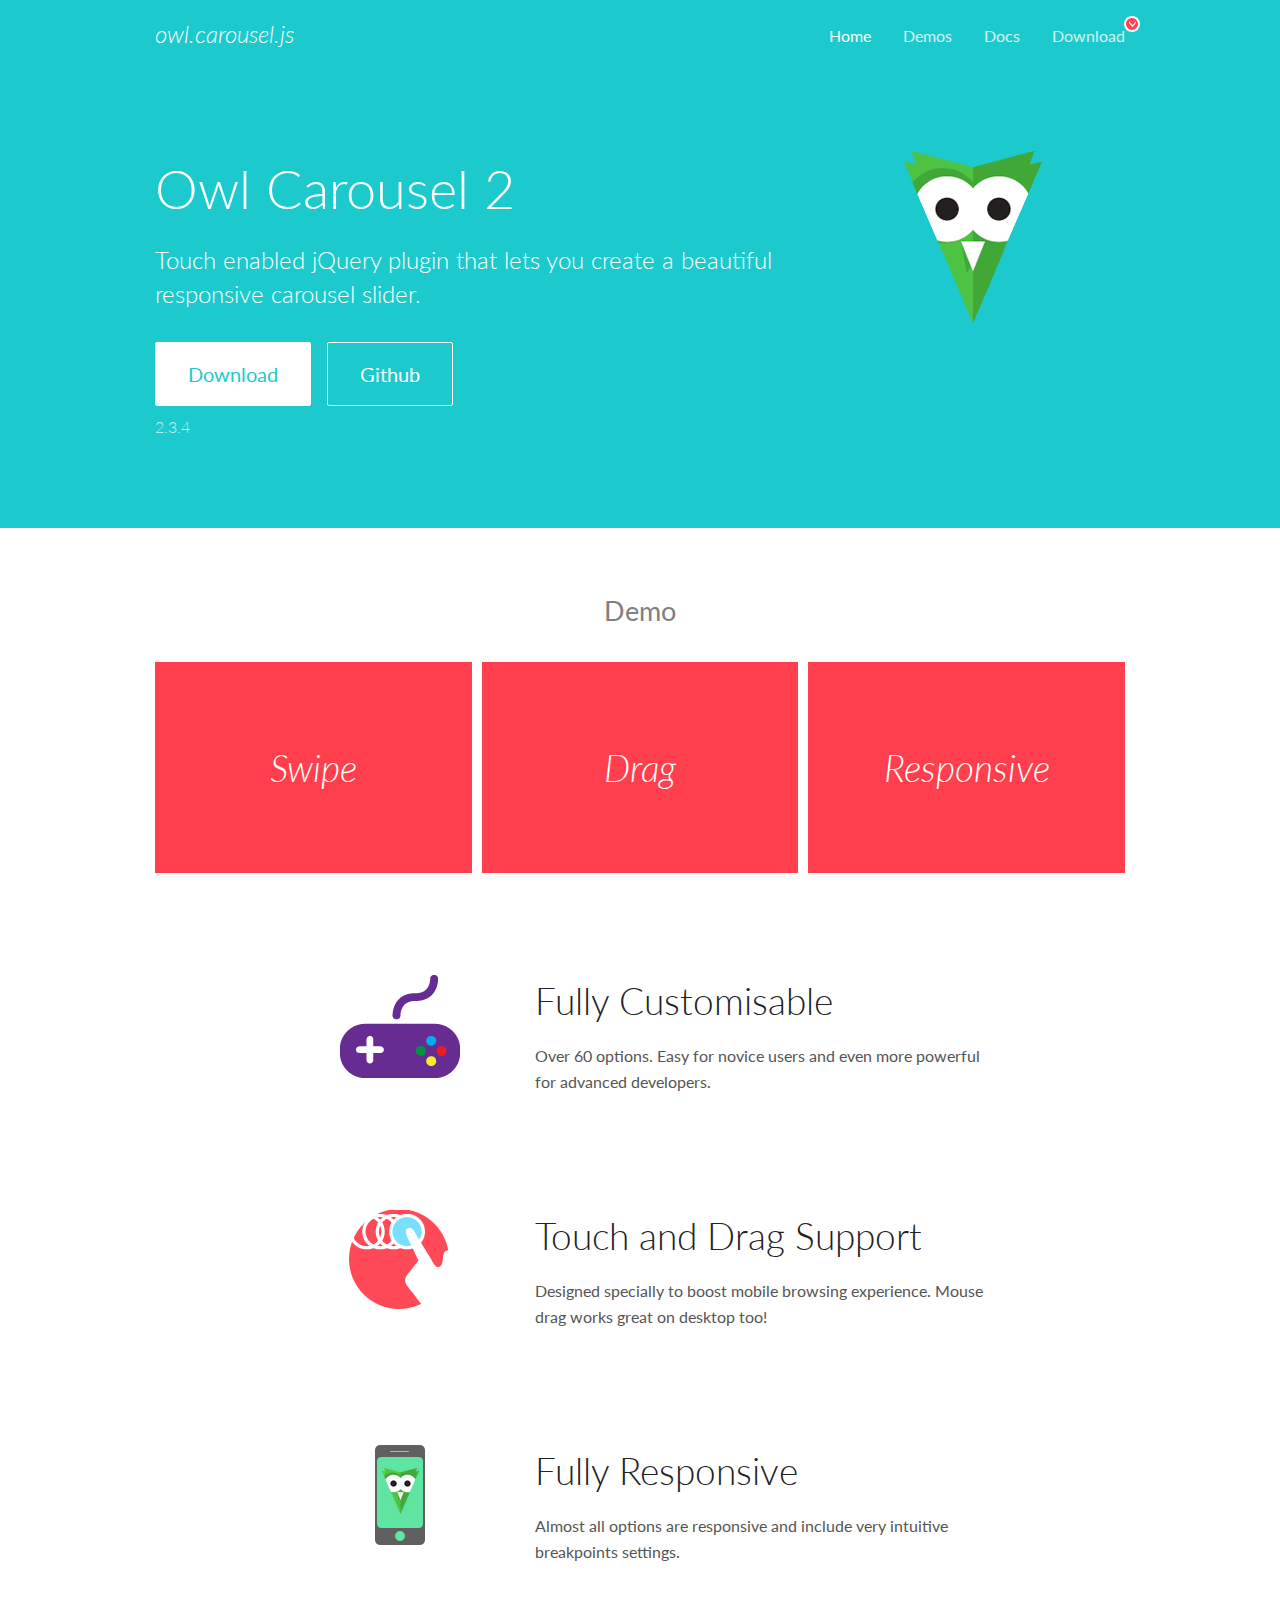
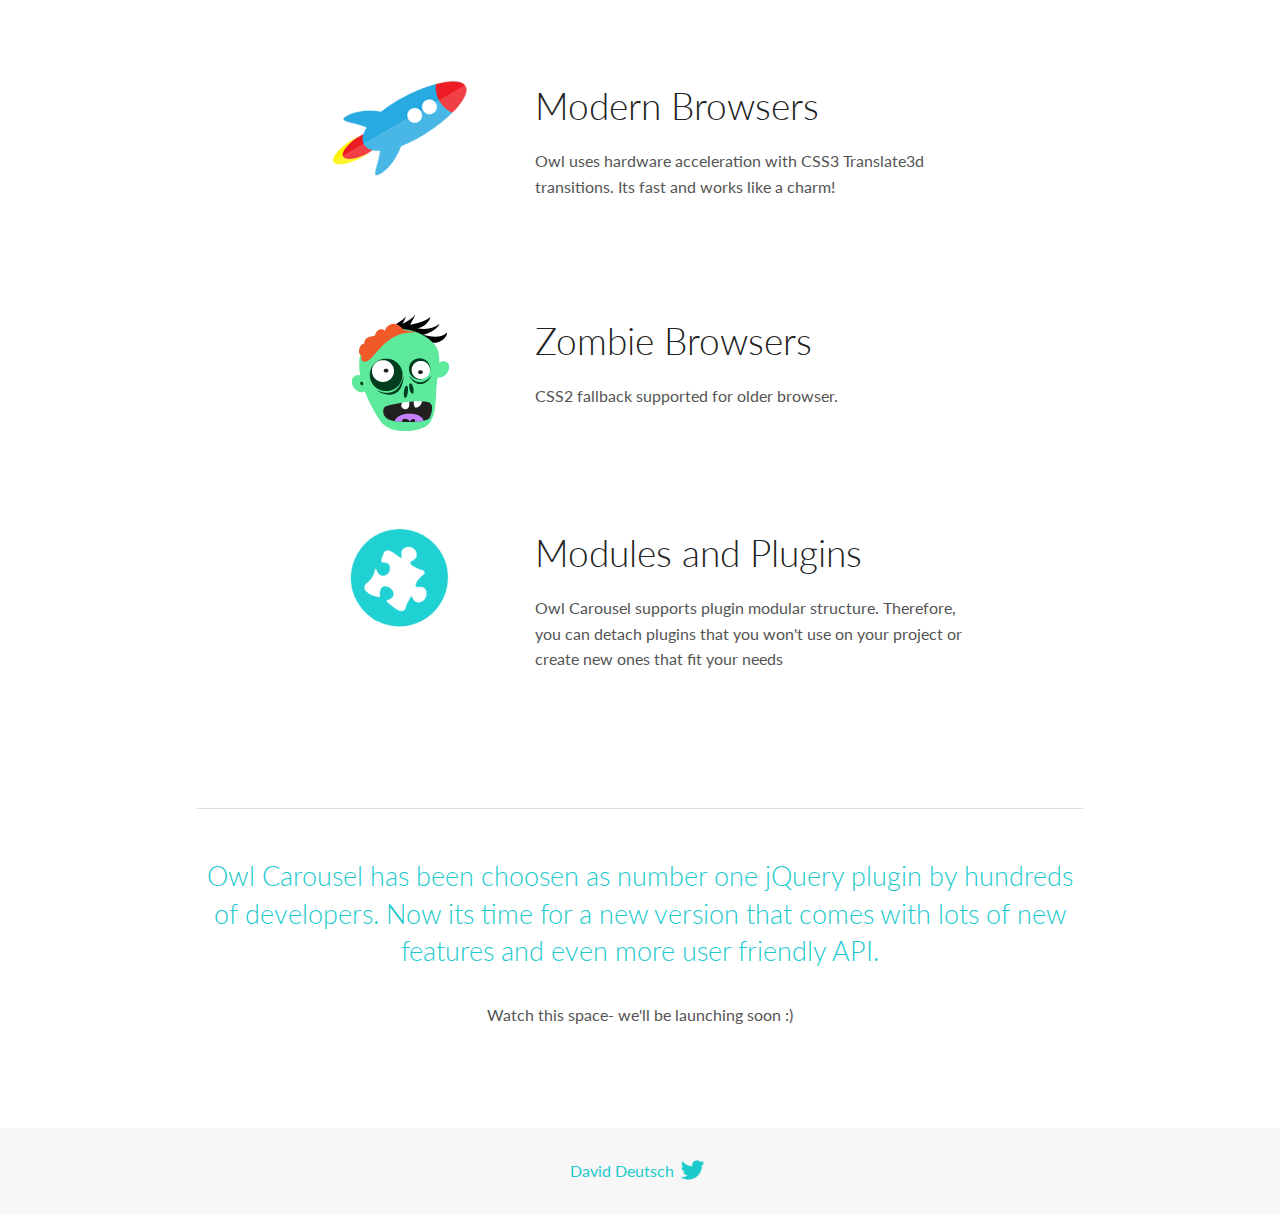
<file: assets/plugins/OwlCarousel/docs/index.html>
<!DOCTYPE html>
<html lang="en">
  <head>

    <!-- head -->
    <meta charset="utf-8">
    <meta name="msapplication-tap-highlight" content="no" />
    <meta name="viewport" content="width=device-width, initial-scale=1.0" />
    <meta name="description" content="Touch enabled jQuery plugin that lets you create beautiful responsive carousel slider.">
    <meta name="author" content="David Deutsch">
    <title>
      Home | Owl Carousel | 2.3.4
    </title>

    <!-- Stylesheets -->
    <link href='https://fonts.googleapis.com/css?family=Lato:300,400,700,400italic,300italic' rel='stylesheet' type='text/css'>
    <link rel="stylesheet" href="assets/css/docs.theme.min.css">

    <!-- Owl Stylesheets -->
    <link rel="stylesheet" href="assets/owlcarousel/assets/owl.carousel.min.css">
    <link rel="stylesheet" href="assets/owlcarousel/assets/owl.theme.default.min.css">

    <!-- HTML5 shim and Respond.js IE8 support of HTML5 elements and media queries -->

    <!--[if lt IE 9]>
      <script src="https://oss.maxcdn.com/libs/html5shiv/3.7.0/html5shiv.js"></script>
      <script src="https://oss.maxcdn.com/libs/respond.js/1.3.0/respond.min.js"></script>
    <![endif]-->

    <!-- Favicons -->
    <link rel="apple-touch-icon-precomposed" sizes="144x144" href="assets/ico/apple-touch-icon-144-precomposed.png">
    <link rel="shortcut icon" href="assets/ico/favicon.png">
    <link rel="shortcut icon" href="favicon.ico">

    <!-- Yeah i know js should not be in header. Its required for demos.-->

    <!-- javascript -->
    <script src="assets/vendors/jquery.min.js"></script>
    <script src="assets/owlcarousel/owl.carousel.js"></script>
  </head>
  <body>

    <!-- header -->
    <header class="header">
      <div class="row">
        <div class="large-12 columns">
          <div class="brand left">
            <h3>
              <a href="/OwlCarousel2/">owl.carousel.js</a> 
            </h3>
          </div>
          <a id="toggle-nav" class="right">
            <span></span> <span></span> <span></span> 
          </a> 
          <div class="nav-bar">
            <ul class="clearfix">
              <li class="active">
                <a href="/OwlCarousel2/index.html">Home</a> 
              </li>
              <li> <a href="/OwlCarousel2/demos/demos.html">Demos</a>  </li>
              <li> <a href="/OwlCarousel2/docs/started-welcome.html">Docs</a>  </li>
              <li>
                <a href="https://github.com/OwlCarousel2/OwlCarousel2/archive/2.3.4.zip">Download</a> 
                <span class="download"></span> 
              </li>
            </ul>
          </div>
        </div>
      </div>
    </header>

    <!-- home panel -->
    <section id="hero">
      <div class="row">
        <div class="large-8 medium-8 columns">
          <h1>Owl Carousel 2</h1>
          <h4>Touch enabled jQuery plugin that lets you create a beautiful responsive carousel slider.</h4>
          <a href="https://github.com/OwlCarousel2/OwlCarousel2/archive/2.3.4.zip" class="hero-button">Download</a> 
          <a href="https://github.com/OwlCarousel2/OwlCarousel2" class="hero-button outline">Github</a> 
          <p>2.3.4</p>
        </div>
        <div class="large-4 medium-4 columns">
          <img class="owl-logo" src="assets/img/owl-logo.png" alt="mr. Owl">
        </div>
      </div>
    </section>

    <!-- body -->
    <div class="home-demo">
      <div class="row">
        <div class="large-12 columns">
          <h3>Demo</h3>
          <div class="owl-carousel">
            <div class="item">
              <h2>Swipe</h2>
            </div>
            <div class="item">
              <h2>Drag</h2>
            </div>
            <div class="item">
              <h2>Responsive</h2>
            </div>
            <div class="item">
              <h2>CSS3</h2>
            </div>
            <div class="item">
              <h2>Fast</h2>
            </div>
            <div class="item">
              <h2>Easy</h2>
            </div>
            <div class="item">
              <h2>Free</h2>
            </div>
            <div class="item">
              <h2>Upgradable</h2>
            </div>
            <div class="item">
              <h2>Tons of options</h2>
            </div>
            <div class="item">
              <h2>Infinity</h2>
            </div>
            <div class="item">
              <h2>Auto Width</h2>
            </div>
          </div>
        </div>
      </div>
    </div>
    <script>
      var owl = $('.owl-carousel');
      owl.owlCarousel({
        margin: 10,
        loop: true,
        responsive: {
          0: {
            items: 1
          },
          600: {
            items: 2
          },
          1000: {
            items: 3
          }
        }
      })
    </script>

    <!-- features -->
    <div id="features">
      <div class="row">
        <div class="small-12 medium-9 small-centered columns">
          <section class="row feature">
            <div class="medium-4 small-12 columns">
              <img src="assets/img/feature-options.png" alt="">
            </div>
            <div class="medium-8 small-12 columns">
              <h2>Fully Customisable</h2>
              <p>Over 60 options. Easy for novice users and even more powerful for advanced developers.</p>
            </div>
          </section>
          <section class="row feature">
            <div class="medium-4 small-12 columns">
              <img src="assets/img/feature-drag.png" alt="">
            </div>
            <div class="medium-8 small-12 columns">
              <h2>Touch and Drag Support</h2>
              <p>Designed specially to boost mobile browsing experience. Mouse drag works great on desktop too!</p>
            </div>
          </section>
          <section class="row feature">
            <div class="medium-4 small-12 columns">
              <img src="assets/img/feature-responsive.png" alt="">
            </div>
            <div class="medium-8 small-12 columns">
              <h2>Fully Responsive</h2>
              <p>Almost all options are responsive and include very intuitive breakpoints settings.</p>
            </div>
          </section>
          <section class="row feature">
            <div class="medium-4 small-12 columns">
              <img src="assets/img/feature-modern.png" alt="">
            </div>
            <div class="medium-8 small-12 columns">
              <h2>Modern Browsers</h2>
              <p>Owl uses hardware acceleration with CSS3 Translate3d transitions. Its fast and works like a charm! </p>
            </div>
          </section>
          <section class="row feature">
            <div class="medium-4 small-12 columns">
              <img src="assets/img/feature-zombie.png" alt="">
            </div>
            <div class="medium-8 small-12 columns">
              <h2>Zombie Browsers</h2>
              <p>CSS2 fallback supported for older browser.</p>
            </div>
          </section>
          <section class="row feature">
            <div class="medium-4 small-12 columns">
              <img src="assets/img/feature-module.png" alt="">
            </div>
            <div class="medium-8 small-12 columns">
              <h2>Modules and Plugins</h2>
              <p>Owl Carousel supports plugin modular structure. Therefore, you can detach plugins that you won&#x27;t use on your project or create new ones that fit your needs</p>
            </div>
          </section>
        </div>
      </div>
    </div>

    <!-- footer -->
    <section id="teaser-text">
      <div class="row">
        <div class="small-12 medium-11 small-centered columns">
          <hr>
          <h3 id="owl-carousel-has-been-choosen-as-number-one-jquery-plugin-by-hundreds-of-developers-now-its-time-for-a-new-version-that-comes-with-lots-of-new-features-and-even-more-user-friendly-api-">Owl Carousel has been choosen as number one jQuery plugin by hundreds of developers. Now its time for a new version that comes with lots of new features and even more user friendly API.</h3>
          <p>Watch this space- we&#39;ll be launching soon :)</p>
        </div>
      </div>
    </section>

    <!-- footer -->
    <footer class="footer">
      <div class="row">
        <div class="large-12 columns">
          <h5>
            <a href="/OwlCarousel2/docs/support-contact.html">David Deutsch</a> 
            <a id="custom-tweet-button" href="https://twitter.com/share?url=https://github.com/OwlCarousel2/OwlCarousel2&text=Owl Carousel - This is so awesome! " target="_blank"></a> 
          </h5>
        </div>
      </div>
    </footer>

    <!-- vendors -->
    <script src="assets/vendors/highlight.js"></script>
    <script src="assets/js/app.js"></script>
  </body>
</html>
</file>
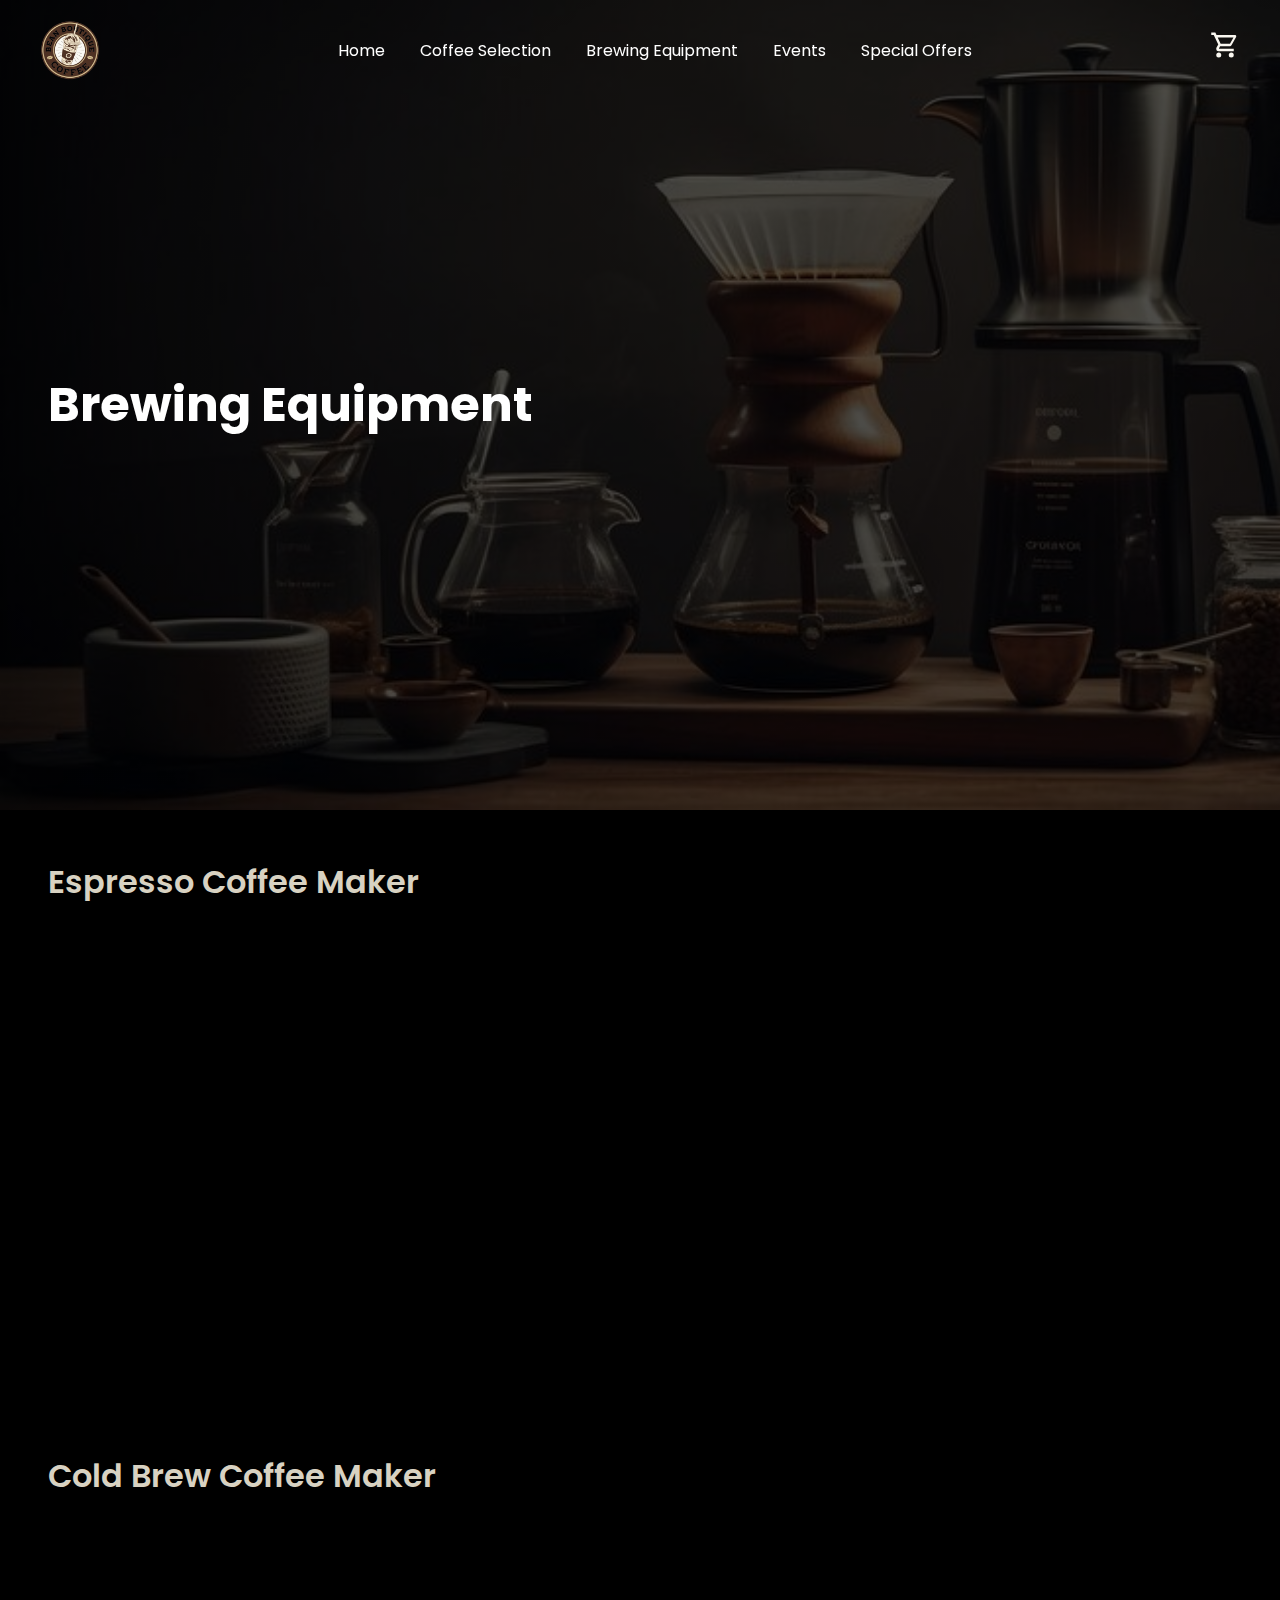
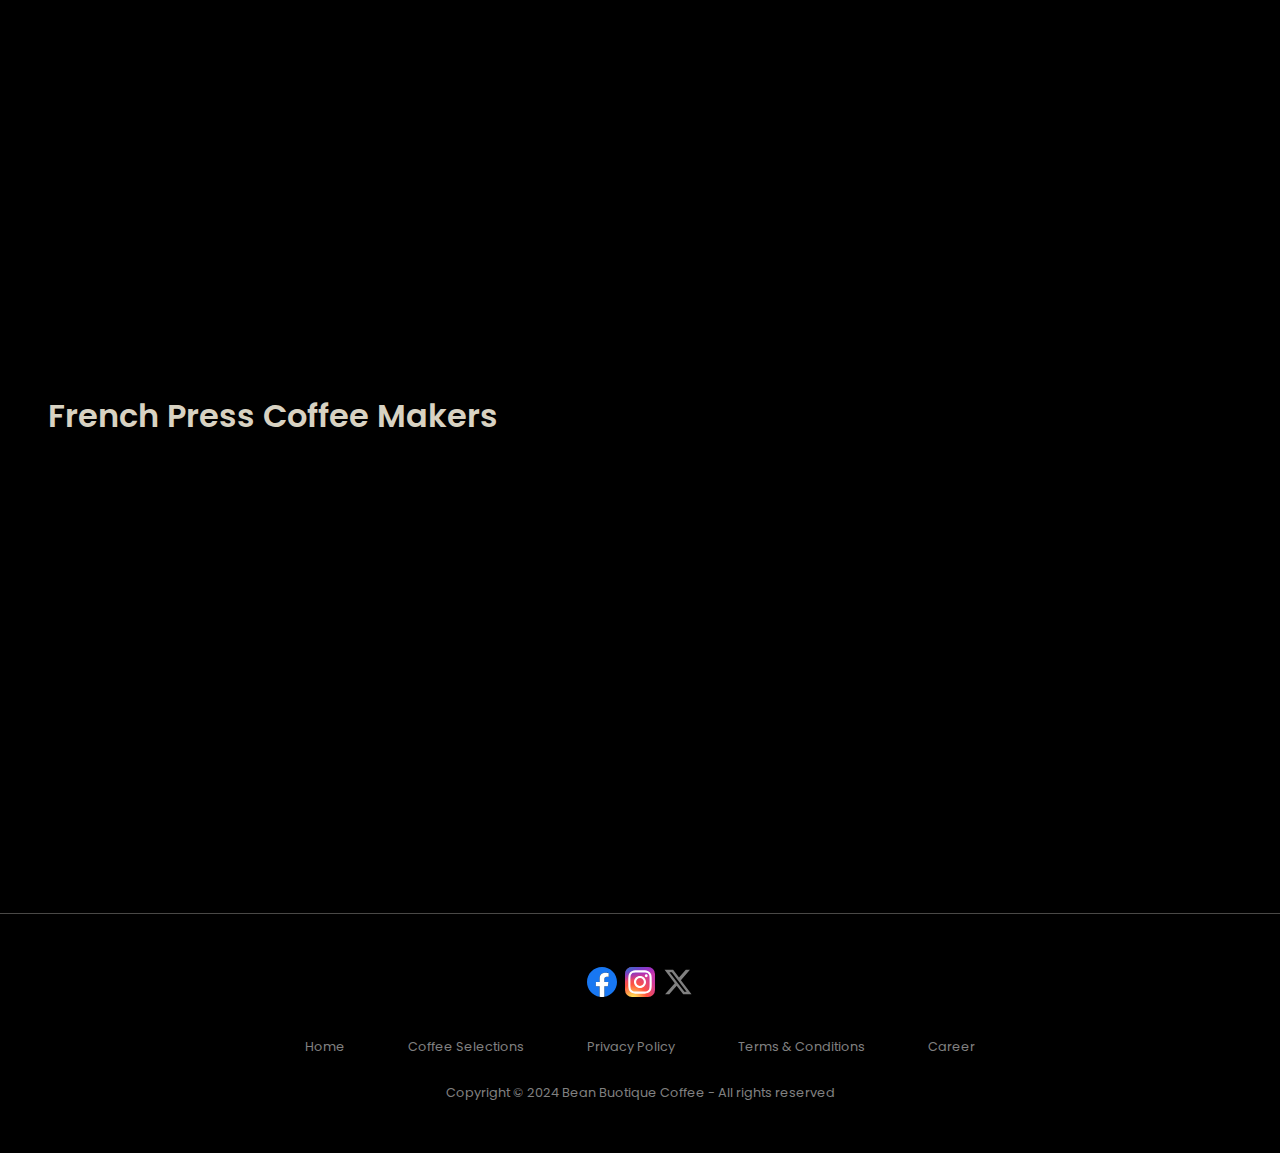
<file: brewing-equipment.html>
<!DOCTYPE html>

<html lang="en">
  <head>
    <meta charset="UTF-8" />
    <meta name="viewport" content="width=device-width, initial-scale=1" />
    <!-- content="width=device-width, initial-scale=1, maximum-scale=1, user-scalable=no" -->

    <title>Brewing Equipment - Bean Buotique Coffee Shop</title>

    <!-- Style -->
    <link rel="stylesheet" href="./assets/css/style.css" />

    <!-- Plugins -->
    <link
      rel="stylesheet"
      href="./assets/plugins/OwlCarousel/dist/assets/owl.carousel.min.css"
    />
    <link
      rel="stylesheet"
      href="./assets/plugins/OwlCarousel/dist/assets/owl.theme.default.min.css"
    />
    <!-- <link
      rel="stylesheet"
      href="https://cdnjs.cloudflare.com/ajax/libs/animate.css/4.1.1/animate.min.css"
    /> -->
    <link rel="stylesheet" href="./assets/plugins/aos/dist/aos.css" />
  </head>
  <body>
    <!-- Header -->
    <header class="header">
      <nav class="navbar">
        <div class="navbar-logo">
          <a href="/">
            <img src="./assets/img/logo.png" alt="" />
          </a>
        </div>
        <ul class="navbar-menu">
          <span id="close-menu-btn" class="icon">
            <svg
              xmlns="http://www.w3.org/2000/svg"
              width="1em"
              height="1em"
              viewBox="0 0 20 20"
            >
              <path
                fill="currentColor"
                d="M14.348 14.849a1.2 1.2 0 0 1-1.697 0L10 11.819l-2.651 3.029a1.2 1.2 0 1 1-1.697-1.697l2.758-3.15l-2.759-3.152a1.2 1.2 0 1 1 1.697-1.697L10 8.183l2.651-3.031a1.2 1.2 0 1 1 1.697 1.697l-2.758 3.152l2.758 3.15a1.2 1.2 0 0 1 0 1.698"
              />
            </svg>
          </span>
          <li>
            <a href="/">Home</a>
          </li>
          <li>
            <a href="coffee-selection.html">Coffee Selection</a>
          </li>
          <li>
            <a href="brewing-equipment.html">Brewing Equipment</a>
          </li>
          <li>
            <a href="events.html">Events</a>
          </li>
          <li>
            <a href="special-offers.html">Special Offers</a>
          </li>
        </ul>

        <div class="nav-btns">
          <a href="shopping-carts.html" class="add-to-cart-link">
            <svg
              xmlns="http://www.w3.org/2000/svg"
              width="1em"
              height="1em"
              viewBox="0 0 24 24"
            >
              <path
                fill="currentColor"
                d="M17 18a2 2 0 0 1 2 2a2 2 0 0 1-2 2a2 2 0 0 1-2-2c0-1.11.89-2 2-2M1 2h3.27l.94 2H20a1 1 0 0 1 1 1c0 .17-.05.34-.12.5l-3.58 6.47c-.34.61-1 1.03-1.75 1.03H8.1l-.9 1.63l-.03.12a.25.25 0 0 0 .25.25H19v2H7a2 2 0 0 1-2-2c0-.35.09-.68.24-.96l1.36-2.45L3 4H1zm6 16a2 2 0 0 1 2 2a2 2 0 0 1-2 2a2 2 0 0 1-2-2c0-1.11.89-2 2-2m9-7l2.78-5H6.14l2.36 5z"
              />
            </svg>
          </a>
          <span id="hamburger-btn" class="icon">
            <svg
              xmlns="http://www.w3.org/2000/svg"
              width="1em"
              height="1em"
              viewBox="0 0 24 24"
            >
              <g fill="none">
                <path
                  d="m12.593 23.258l-.011.002l-.071.035l-.02.004l-.014-.004l-.071-.035q-.016-.005-.024.005l-.004.01l-.017.428l.005.02l.01.013l.104.074l.015.004l.012-.004l.104-.074l.012-.016l.004-.017l-.017-.427q-.004-.016-.017-.018m.265-.113l-.013.002l-.185.093l-.01.01l-.003.011l.018.43l.005.012l.008.007l.201.093q.019.005.029-.008l.004-.014l-.034-.614q-.005-.018-.02-.022m-.715.002a.02.02 0 0 0-.027.006l-.006.014l-.034.614q.001.018.017.024l.015-.002l.201-.093l.01-.008l.004-.011l.017-.43l-.003-.012l-.01-.01z"
                />
                <path
                  fill="currentColor"
                  d="M20 17.5a1.5 1.5 0 0 1 .144 2.993L20 20.5H4a1.5 1.5 0 0 1-.144-2.993L4 17.5zm0-7a1.5 1.5 0 0 1 0 3H4a1.5 1.5 0 0 1 0-3zm0-7a1.5 1.5 0 0 1 0 3H4a1.5 1.5 0 1 1 0-3z"
                />
              </g>
            </svg>
          </span>
        </div>
      </nav>
    </header>

    <!-- Welcome modal popup box -->
    <div id="welcomeModal" class="modal">
      <div class="modal-content">
        <span class="close">&times;</span>
        <h2>Welcome to Bean Boutique Coffee Shop!</h2>
        <p>Enjoy 10% off your first purchase. Sign up now!</p>
        <a href="signup.html" id="signUpButton">Sign Up</a>
      </div>
    </div>

    <!-- Hero section -->
    <div class="hero-section brewing-equipment">
      <div class="container">
        <div class="content">
          <h2
            data-aos="fade-left"
            class="animate__animated animate__fadeInLeft"
          >
            Brewing Equipment
          </h2>
        </div>
      </div>
    </div>

    <!-- Coffee Mechine -->
    <main class="brewing-equipment-section">
      <section class="brewing-equipment-item">
        <div class="container">
          <h2 class="be-title">Espresso Coffee Maker</h2>
          <div class="be-wrapper">
            <div class="be-image-wrapper" data-aos="fade-in">
              <img
                class="be-image"
                src="./assets/img/coffee-machines/espresso-machine.jpg"
                alt=""
              />
            </div>
            <div class="be-description" data-aos="fade-in">
              <div>
                <h4>Introduction</h4>
                <p>
                  Like coffee, there are a lot of ways to make espresso, which
                  is a type of coffee drink that uses dark roasted beans and a
                  fine grind. It’s a lot more concentrated than drip coffee and
                  served in a smaller cup, but these machines can be a little
                  tricky to master, depending on which type you select.
                </p>
              </div>

              <div class="be-icon-wrapper">
                <div class="be-icon">
                  <div>
                    <button class="be-icon-btn">
                      <svg
                        xmlns="http://www.w3.org/2000/svg"
                        width="1em"
                        height="1em"
                        viewBox="0 0 24 24"
                      >
                        <g
                          fill="none"
                          stroke="currentColor"
                          stroke-linecap="round"
                          stroke-linejoin="round"
                          stroke-width="2"
                        >
                          <path
                            d="M14 22V12a2 2 0 0 0-2-2H4a2 2 0 0 1-2-2V4a2 2 0 0 1 2-2h16a2 2 0 0 1 2 2v18H2"
                          />
                          <path
                            d="M10 2v2a2 2 0 1 1-4 0V2m16 4h-4m4 4h-4m0 12v-6a2 2 0 0 1 2-2h2M7 10v2m0 10c-1.7 0-3-1.3-3-3v-3h6v3c0 1.7-1.3 3-3 3m-5-4a2 2 0 0 1 2-2"
                          />
                        </g>
                      </svg>
                    </button>
                  </div>
                  <div class="be-icon-description">
                    <h4>How it works</h4>
                    <p>
                      Espresso can be made using a manual, semi-automatic,
                      automatic, or super-automatic machine. They all work by
                      heating water and running it through pressed coffee
                      grounds at high pressure.
                    </p>
                  </div>
                </div>
                <div class="be-icon">
                  <div>
                    <button class="be-icon-btn">
                      <svg
                        xmlns="http://www.w3.org/2000/svg"
                        width="1em"
                        height="1em"
                        viewBox="0 0 8 8"
                      >
                        <path
                          fill="currentColor"
                          d="M4 0C2.9 0 2 1.12 2 2.5S2.9 5 4 5s2-1.12 2-2.5S5.1 0 4 0M1.91 5C.85 5.05 0 5.92 0 7v1h8V7c0-1.08-.84-1.95-1.91-2c-.54.61-1.28 1-2.09 1s-1.55-.39-2.09-1"
                        />
                      </svg>
                    </button>
                  </div>
                  <div class="be-icon-description">
                    <h4>Who it's best for</h4>
                    <p>
                      People who enjoy rich, concentrated coffee. The exact type
                      depends on your preferences and lifestyle — capsule
                      machines are more convenient, but some like the control
                      manual machines give them over the end result.
                    </p>
                  </div>
                </div>
              </div>

              <div>
                <button
                  class="add-to-cart-btn"
                  data-product-id="01"
                  data-product-name="Espresso Coffee Maker"
                  data-product-price="400000"
                  data-product-image="./assets/img/coffee-machines/espresso-machine.jpg"
                >
                  Add to cart
                </button>
              </div>
            </div>
          </div>
        </div>
      </section>

      <section class="brewing-equipment-item">
        <div class="container">
          <h2>Cold Brew Coffee Maker</h2>
          <div class="be-wrapper">
            <div class="be-image-wrapper" data-aos="fade-in">
              <img
                class="be-image"
                src="./assets/img/coffee-machines/cold-brew-coffee-maker.jpg"
                alt=""
              />
            </div>
            <div class="be-description" data-aos="fade-in">
              <!-- data-aos-offset="500" -->
              <div>
                <h4>Introduction</h4>
                <p>
                  Traditional iced coffee is made by pouring already brewed
                  coffee over ice, but the cold brew method does not use any
                  heat, which results in a rich and full-bodied brew. There are
                  many ways to make cold brew, including steeping it in a large
                  container, but most require a large amount of coffee and can
                  take up to 24 hours from start to finish.
                </p>
              </div>

              <div class="be-icon-wrapper">
                <div class="be-icon">
                  <div>
                    <button class="be-icon-btn">
                      <svg
                        xmlns="http://www.w3.org/2000/svg"
                        width="1em"
                        height="1em"
                        viewBox="0 0 24 24"
                      >
                        <g
                          fill="none"
                          stroke="currentColor"
                          stroke-linecap="round"
                          stroke-linejoin="round"
                          stroke-width="2"
                        >
                          <path
                            d="M14 22V12a2 2 0 0 0-2-2H4a2 2 0 0 1-2-2V4a2 2 0 0 1 2-2h16a2 2 0 0 1 2 2v18H2"
                          />
                          <path
                            d="M10 2v2a2 2 0 1 1-4 0V2m16 4h-4m4 4h-4m0 12v-6a2 2 0 0 1 2-2h2M7 10v2m0 10c-1.7 0-3-1.3-3-3v-3h6v3c0 1.7-1.3 3-3 3m-5-4a2 2 0 0 1 2-2"
                          />
                        </g>
                      </svg>
                    </button>
                  </div>
                  <div class="be-icon-description">
                    <h4>How it works</h4>
                    <p>
                      Cold brew coffee is made by steeping coarsely ground
                      coffee beans in room temperature or cold water overnight.
                      The brewed coffee is then dispensed into another container
                      for servings. It can be stored in the refrigerator for up
                      to 14 days, and, in addition to being served over ice, can
                      be used as a concentrate to make hot coffee.
                    </p>
                  </div>
                </div>
                <div class="be-icon">
                  <div>
                    <button class="be-icon-btn">
                      <svg
                        xmlns="http://www.w3.org/2000/svg"
                        width="1em"
                        height="1em"
                        viewBox="0 0 8 8"
                      >
                        <path
                          fill="currentColor"
                          d="M4 0C2.9 0 2 1.12 2 2.5S2.9 5 4 5s2-1.12 2-2.5S5.1 0 4 0M1.91 5C.85 5.05 0 5.92 0 7v1h8V7c0-1.08-.84-1.95-1.91-2c-.54.61-1.28 1-2.09 1s-1.55-.39-2.09-1"
                        />
                      </svg>
                    </button>
                  </div>
                  <div class="be-icon-description">
                    <h4>Who it's best for</h4>
                    <p>
                      Those who like a fuller, deeper, more flavorful cup of
                      coffee - cold or hot
                    </p>
                  </div>
                </div>
              </div>

              <div>
                <button
                  class="add-to-cart-btn"
                  data-product-id="02"
                  data-product-name="Cold Brew Coffee Maker"
                  data-product-price="450000"
                  data-product-image="./assets/img/coffee-machines/cold-brew-coffee-maker.jpg"
                >
                  Add to cart
                </button>
              </div>
            </div>
          </div>
        </div>
      </section>

      <section class="brewing-equipment-item">
        <div class="container">
          <h2 class="be-title">French Press Coffee Makers</h2>
          <div class="be-wrapper">
            <div class="be-image-wrapper" data-aos="fade-in">
              <img
                class="be-image"
                src="./assets/img/coffee-machines/french-presses-machine.jpg"
                alt=""
              />
            </div>
            <div class="be-description" data-aos="fade-in">
              <!-- data-aos-offset="500" -->
              <div>
                <h4>Introduction</h4>
                <p>
                  A <b>French Press</b> works by gently steeping coffee grounds
                  in just-boiled water to make a full-bodied cup of coffee. The
                  longer you steep the coffee, the stronger the flavor, although
                  four minutes is the recommended amount of time. We love the
                  control this provides, but recommend the extra step of heating
                  the carafe first to ensure coffee doesn't cool too quickly.
                </p>
              </div>

              <div class="be-icon-wrapper">
                <div class="be-icon">
                  <div>
                    <button class="be-icon-btn">
                      <svg
                        xmlns="http://www.w3.org/2000/svg"
                        width="1em"
                        height="1em"
                        viewBox="0 0 24 24"
                      >
                        <g
                          fill="none"
                          stroke="currentColor"
                          stroke-linecap="round"
                          stroke-linejoin="round"
                          stroke-width="2"
                        >
                          <path
                            d="M14 22V12a2 2 0 0 0-2-2H4a2 2 0 0 1-2-2V4a2 2 0 0 1 2-2h16a2 2 0 0 1 2 2v18H2"
                          />
                          <path
                            d="M10 2v2a2 2 0 1 1-4 0V2m16 4h-4m4 4h-4m0 12v-6a2 2 0 0 1 2-2h2M7 10v2m0 10c-1.7 0-3-1.3-3-3v-3h6v3c0 1.7-1.3 3-3 3m-5-4a2 2 0 0 1 2-2"
                          />
                        </g>
                      </svg>
                    </button>
                  </div>
                  <div class="be-icon-description">
                    <h4>How it works</h4>
                    <p>
                      Combine coarse to medium-ground coffee with just-boiled
                      water, and add the lid to the carafe so it can steep.
                      After a few minutes, slowly push down the plunger
                      (equipped with a fine-mesh filter) to move the grounds to
                      the bottom of the carafe.
                    </p>
                  </div>
                </div>
                <div class="be-icon">
                  <div>
                    <button class="be-icon-btn">
                      <svg
                        xmlns="http://www.w3.org/2000/svg"
                        width="1em"
                        height="1em"
                        viewBox="0 0 8 8"
                      >
                        <path
                          fill="currentColor"
                          d="M4 0C2.9 0 2 1.12 2 2.5S2.9 5 4 5s2-1.12 2-2.5S5.1 0 4 0M1.91 5C.85 5.05 0 5.92 0 7v1h8V7c0-1.08-.84-1.95-1.91-2c-.54.61-1.28 1-2.09 1s-1.55-.39-2.09-1"
                        />
                      </svg>
                    </button>
                  </div>
                  <div class="be-icon-description">
                    <h4>Who it's best for</h4>
                    <p>
                      Coffee aficionados who love the taste of full-bodied
                      coffee or want to bring out the flavor of high-quality
                      coffee.
                    </p>
                  </div>
                </div>
              </div>

              <div>
                <button
                  class="add-to-cart-btn"
                  data-product-id="03"
                  data-product-name="French Press Coffee Makers"
                  data-product-price="650000"
                  data-product-image="./assets/img/coffee-machines/french-presses-machine.jpg"
                >
                  Add to cart
                </button>
              </div>
            </div>
          </div>
        </div>
      </section>
    </main>

    <!-- Footer -->
    <footer class="footer">
      <div class="row">
        <a href="#" class="icon">
          <svg
            xmlns="http://www.w3.org/2000/svg"
            width="1em"
            height="1em"
            viewBox="0 0 256 256"
          >
            <path
              fill="#1877f2"
              d="M256 128C256 57.308 198.692 0 128 0S0 57.308 0 128c0 63.888 46.808 116.843 108 126.445V165H75.5v-37H108V99.8c0-32.08 19.11-49.8 48.348-49.8C170.352 50 185 52.5 185 52.5V84h-16.14C152.959 84 148 93.867 148 103.99V128h35.5l-5.675 37H148v89.445c61.192-9.602 108-62.556 108-126.445"
            />
            <path
              fill="#fff"
              d="m177.825 165l5.675-37H148v-24.01C148 93.866 152.959 84 168.86 84H185V52.5S170.352 50 156.347 50C127.11 50 108 67.72 108 99.8V128H75.5v37H108v89.445A129 129 0 0 0 128 256a129 129 0 0 0 20-1.555V165z"
            />
          </svg>
        </a>
        <a href="#" class="icon">
          <svg
            xmlns="http://www.w3.org/2000/svg"
            width="1em"
            height="1em"
            viewBox="0 0 256 256"
          >
            <g fill="none">
              <rect
                width="256"
                height="256"
                fill="url(#skillIconsInstagram0)"
                rx="60"
              />
              <rect
                width="256"
                height="256"
                fill="url(#skillIconsInstagram1)"
                rx="60"
              />
              <path
                fill="#fff"
                d="M128.009 28c-27.158 0-30.567.119-41.233.604c-10.646.488-17.913 2.173-24.271 4.646c-6.578 2.554-12.157 5.971-17.715 11.531c-5.563 5.559-8.98 11.138-11.542 17.713c-2.48 6.36-4.167 13.63-4.646 24.271c-.477 10.667-.602 14.077-.602 41.236s.12 30.557.604 41.223c.49 10.646 2.175 17.913 4.646 24.271c2.556 6.578 5.973 12.157 11.533 17.715c5.557 5.563 11.136 8.988 17.709 11.542c6.363 2.473 13.631 4.158 24.275 4.646c10.667.485 14.073.604 41.23.604c27.161 0 30.559-.119 41.225-.604c10.646-.488 17.921-2.173 24.284-4.646c6.575-2.554 12.146-5.979 17.702-11.542c5.563-5.558 8.979-11.137 11.542-17.712c2.458-6.361 4.146-13.63 4.646-24.272c.479-10.666.604-14.066.604-41.225s-.125-30.567-.604-41.234c-.5-10.646-2.188-17.912-4.646-24.27c-2.563-6.578-5.979-12.157-11.542-17.716c-5.562-5.562-11.125-8.979-17.708-11.53c-6.375-2.474-13.646-4.16-24.292-4.647c-10.667-.485-14.063-.604-41.23-.604zm-8.971 18.021c2.663-.004 5.634 0 8.971 0c26.701 0 29.865.096 40.409.575c9.75.446 15.042 2.075 18.567 3.444c4.667 1.812 7.994 3.979 11.492 7.48c3.5 3.5 5.666 6.833 7.483 11.5c1.369 3.52 3 8.812 3.444 18.562c.479 10.542.583 13.708.583 40.396s-.104 29.855-.583 40.396c-.446 9.75-2.075 15.042-3.444 18.563c-1.812 4.667-3.983 7.99-7.483 11.488c-3.5 3.5-6.823 5.666-11.492 7.479c-3.521 1.375-8.817 3-18.567 3.446c-10.542.479-13.708.583-40.409.583c-26.702 0-29.867-.104-40.408-.583c-9.75-.45-15.042-2.079-18.57-3.448c-4.666-1.813-8-3.979-11.5-7.479s-5.666-6.825-7.483-11.494c-1.369-3.521-3-8.813-3.444-18.563c-.479-10.542-.575-13.708-.575-40.413s.096-29.854.575-40.396c.446-9.75 2.075-15.042 3.444-18.567c1.813-4.667 3.983-8 7.484-11.5s6.833-5.667 11.5-7.483c3.525-1.375 8.819-3 18.569-3.448c9.225-.417 12.8-.542 31.437-.563zm62.351 16.604c-6.625 0-12 5.37-12 11.996c0 6.625 5.375 12 12 12s12-5.375 12-12s-5.375-12-12-12zm-53.38 14.021c-28.36 0-51.354 22.994-51.354 51.355s22.994 51.344 51.354 51.344c28.361 0 51.347-22.983 51.347-51.344c0-28.36-22.988-51.355-51.349-51.355zm0 18.021c18.409 0 33.334 14.923 33.334 33.334c0 18.409-14.925 33.334-33.334 33.334s-33.333-14.925-33.333-33.334c0-18.411 14.923-33.334 33.333-33.334"
              />
              <defs>
                <radialGradient
                  id="skillIconsInstagram0"
                  cx="0"
                  cy="0"
                  r="1"
                  gradientTransform="matrix(0 -253.715 235.975 0 68 275.717)"
                  gradientUnits="userSpaceOnUse"
                >
                  <stop stop-color="#fd5" />
                  <stop offset=".1" stop-color="#fd5" />
                  <stop offset=".5" stop-color="#ff543e" />
                  <stop offset="1" stop-color="#c837ab" />
                </radialGradient>
                <radialGradient
                  id="skillIconsInstagram1"
                  cx="0"
                  cy="0"
                  r="1"
                  gradientTransform="matrix(22.25952 111.2061 -458.39518 91.75449 -42.881 18.441)"
                  gradientUnits="userSpaceOnUse"
                >
                  <stop stop-color="#3771c8" />
                  <stop offset=".128" stop-color="#3771c8" />
                  <stop offset="1" stop-color="#60f" stop-opacity="0" />
                </radialGradient>
              </defs>
            </g>
          </svg>
        </a>
        <a href="#" class="icon">
          <svg
            xmlns="http://www.w3.org/2000/svg"
            width="1em"
            height="1em"
            viewBox="0 0 512 512"
          >
            <path
              fill="currentColor"
              d="M389.2 48h70.6L305.6 224.2L487 464H345L233.7 318.6L106.5 464H35.8l164.9-188.5L26.8 48h145.6l100.5 132.9zm-24.8 373.8h39.1L151.1 88h-42z"
            />
          </svg>
        </a>
      </div>

      <div class="row">
        <ul>
          <li><a href="#">Home</a></li>
          <li><a href="#">Coffee Selections</a></li>
          <li><a href="#">Privacy Policy</a></li>
          <li><a href="#">Terms & Conditions</a></li>
          <li><a href="#">Career</a></li>
        </ul>
      </div>

      <div class="row">
        Copyright &copy; 2024 Bean Buotique Coffee - All rights reserved
      </div>
    </footer>

    <!-- Script -->
    <script src="./assets/plugins/jquery.min.js"></script>
    <script src="./assets/plugins/OwlCarousel/dist/owl.carousel.min.js"></script>
    <script src="./assets/plugins/aos/dist/aos.js"></script>
    <script src="./assets/js/app.js"></script>
    <script src="./assets/js/script.js"></script>
    <script src="./assets/js/carts.js"></script>
  </body>
</html>
</file>
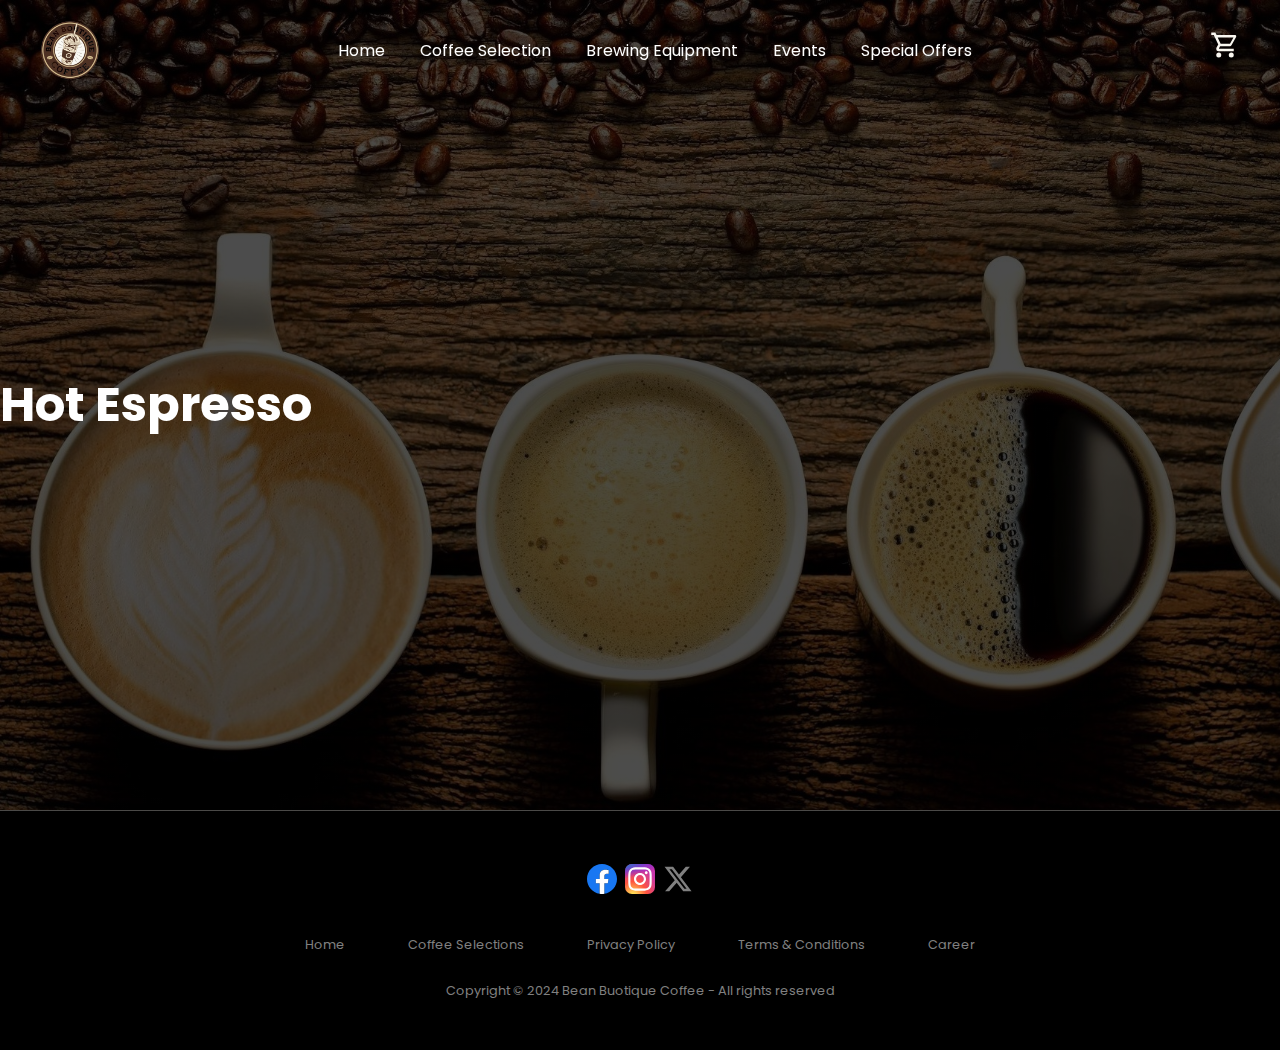
<file: coffee-detail.html>
<!DOCTYPE html>

<html lang="en">
  <head>
    <meta charset="UTF-8" />
    <meta
      name="viewport"
      content="width=device-width, initial-scale=1, maximum-scale=1, user-scalable=no"
    />

    <title>Hot Espresso - Bean Buotique Coffee Shop</title>

    <!-- Style -->
    <link rel="stylesheet" href="./assets/css/style.css" />

    <!-- Plugins -->
    <link
      rel="stylesheet"
      href="./assets/plugins/OwlCarousel/dist/assets/owl.carousel.min.css"
    />
    <link
      rel="stylesheet"
      href="./assets/plugins/OwlCarousel/dist/assets/owl.theme.default.min.css"
    />
    <!-- <link
      rel="stylesheet"
      href="https://cdnjs.cloudflare.com/ajax/libs/animate.css/4.1.1/animate.min.css"
    /> -->
    <link rel="stylesheet" href="./assets/plugins/aos/dist/aos.css" />
  </head>
  <body>
    <!-- Header -->
    <header class="header">
      <nav class="navbar">
        <div class="navbar-logo">
          <a href="/">
            <img src="./assets/img/logo.png" alt="" />
          </a>
        </div>
        <ul class="navbar-menu">
          <span id="close-menu-btn" class="icon">
            <svg
              xmlns="http://www.w3.org/2000/svg"
              width="1em"
              height="1em"
              viewBox="0 0 20 20"
            >
              <path
                fill="currentColor"
                d="M14.348 14.849a1.2 1.2 0 0 1-1.697 0L10 11.819l-2.651 3.029a1.2 1.2 0 1 1-1.697-1.697l2.758-3.15l-2.759-3.152a1.2 1.2 0 1 1 1.697-1.697L10 8.183l2.651-3.031a1.2 1.2 0 1 1 1.697 1.697l-2.758 3.152l2.758 3.15a1.2 1.2 0 0 1 0 1.698"
              />
            </svg>
          </span>
          <li>
            <a href="/">Home</a>
          </li>
          <li>
            <a href="coffee-selection.html">Coffee Selection</a>
          </li>
          <li>
            <a href="brewing-equipment.html">Brewing Equipment</a>
          </li>
          <li>
            <a href="events.html">Events</a>
          </li>
          <li>
            <a href="special-offers.html">Special Offers</a>
          </li>
        </ul>

        <div class="nav-btns">
          <a href="shopping-carts.html" class="add-to-cart-link">
            <svg
              xmlns="http://www.w3.org/2000/svg"
              width="1em"
              height="1em"
              viewBox="0 0 24 24"
            >
              <path
                fill="currentColor"
                d="M17 18a2 2 0 0 1 2 2a2 2 0 0 1-2 2a2 2 0 0 1-2-2c0-1.11.89-2 2-2M1 2h3.27l.94 2H20a1 1 0 0 1 1 1c0 .17-.05.34-.12.5l-3.58 6.47c-.34.61-1 1.03-1.75 1.03H8.1l-.9 1.63l-.03.12a.25.25 0 0 0 .25.25H19v2H7a2 2 0 0 1-2-2c0-.35.09-.68.24-.96l1.36-2.45L3 4H1zm6 16a2 2 0 0 1 2 2a2 2 0 0 1-2 2a2 2 0 0 1-2-2c0-1.11.89-2 2-2m9-7l2.78-5H6.14l2.36 5z"
              />
            </svg>
          </a>
          <span id="hamburger-btn" class="icon">
            <svg
              xmlns="http://www.w3.org/2000/svg"
              width="1em"
              height="1em"
              viewBox="0 0 24 24"
            >
              <g fill="none">
                <path
                  d="m12.593 23.258l-.011.002l-.071.035l-.02.004l-.014-.004l-.071-.035q-.016-.005-.024.005l-.004.01l-.017.428l.005.02l.01.013l.104.074l.015.004l.012-.004l.104-.074l.012-.016l.004-.017l-.017-.427q-.004-.016-.017-.018m.265-.113l-.013.002l-.185.093l-.01.01l-.003.011l.018.43l.005.012l.008.007l.201.093q.019.005.029-.008l.004-.014l-.034-.614q-.005-.018-.02-.022m-.715.002a.02.02 0 0 0-.027.006l-.006.014l-.034.614q.001.018.017.024l.015-.002l.201-.093l.01-.008l.004-.011l.017-.43l-.003-.012l-.01-.01z"
                />
                <path
                  fill="currentColor"
                  d="M20 17.5a1.5 1.5 0 0 1 .144 2.993L20 20.5H4a1.5 1.5 0 0 1-.144-2.993L4 17.5zm0-7a1.5 1.5 0 0 1 0 3H4a1.5 1.5 0 0 1 0-3zm0-7a1.5 1.5 0 0 1 0 3H4a1.5 1.5 0 1 1 0-3z"
                />
              </g>
            </svg>
          </span>
        </div>
      </nav>
    </header>

    <!-- Welcome modal popup box -->
    <div id="welcomeModal" class="modal">
      <div class="modal-content">
        <span class="close">&times;</span>
        <h2>Welcome to Bean Boutique Coffee Shop!</h2>
        <p>Enjoy 10% off your first purchase. Sign up now!</p>
        <a href="signup.html" id="signUpButton">Sign Up</a>
      </div>
    </div>

    <!-- Hero section -->
    <div class="hero-section coffee-detail">
      <div class="content">
        <h2 data-aos="fade-left" class="animate__animated animate__fadeInLeft">
          Hot Espresso
        </h2>
      </div>
    </div>

    <!-- Footer -->
    <footer class="footer">
      <div class="row">
        <a href="#" class="icon">
          <svg
            xmlns="http://www.w3.org/2000/svg"
            width="1em"
            height="1em"
            viewBox="0 0 256 256"
          >
            <path
              fill="#1877f2"
              d="M256 128C256 57.308 198.692 0 128 0S0 57.308 0 128c0 63.888 46.808 116.843 108 126.445V165H75.5v-37H108V99.8c0-32.08 19.11-49.8 48.348-49.8C170.352 50 185 52.5 185 52.5V84h-16.14C152.959 84 148 93.867 148 103.99V128h35.5l-5.675 37H148v89.445c61.192-9.602 108-62.556 108-126.445"
            />
            <path
              fill="#fff"
              d="m177.825 165l5.675-37H148v-24.01C148 93.866 152.959 84 168.86 84H185V52.5S170.352 50 156.347 50C127.11 50 108 67.72 108 99.8V128H75.5v37H108v89.445A129 129 0 0 0 128 256a129 129 0 0 0 20-1.555V165z"
            />
          </svg>
        </a>
        <a href="#" class="icon">
          <svg
            xmlns="http://www.w3.org/2000/svg"
            width="1em"
            height="1em"
            viewBox="0 0 256 256"
          >
            <g fill="none">
              <rect
                width="256"
                height="256"
                fill="url(#skillIconsInstagram0)"
                rx="60"
              />
              <rect
                width="256"
                height="256"
                fill="url(#skillIconsInstagram1)"
                rx="60"
              />
              <path
                fill="#fff"
                d="M128.009 28c-27.158 0-30.567.119-41.233.604c-10.646.488-17.913 2.173-24.271 4.646c-6.578 2.554-12.157 5.971-17.715 11.531c-5.563 5.559-8.98 11.138-11.542 17.713c-2.48 6.36-4.167 13.63-4.646 24.271c-.477 10.667-.602 14.077-.602 41.236s.12 30.557.604 41.223c.49 10.646 2.175 17.913 4.646 24.271c2.556 6.578 5.973 12.157 11.533 17.715c5.557 5.563 11.136 8.988 17.709 11.542c6.363 2.473 13.631 4.158 24.275 4.646c10.667.485 14.073.604 41.23.604c27.161 0 30.559-.119 41.225-.604c10.646-.488 17.921-2.173 24.284-4.646c6.575-2.554 12.146-5.979 17.702-11.542c5.563-5.558 8.979-11.137 11.542-17.712c2.458-6.361 4.146-13.63 4.646-24.272c.479-10.666.604-14.066.604-41.225s-.125-30.567-.604-41.234c-.5-10.646-2.188-17.912-4.646-24.27c-2.563-6.578-5.979-12.157-11.542-17.716c-5.562-5.562-11.125-8.979-17.708-11.53c-6.375-2.474-13.646-4.16-24.292-4.647c-10.667-.485-14.063-.604-41.23-.604zm-8.971 18.021c2.663-.004 5.634 0 8.971 0c26.701 0 29.865.096 40.409.575c9.75.446 15.042 2.075 18.567 3.444c4.667 1.812 7.994 3.979 11.492 7.48c3.5 3.5 5.666 6.833 7.483 11.5c1.369 3.52 3 8.812 3.444 18.562c.479 10.542.583 13.708.583 40.396s-.104 29.855-.583 40.396c-.446 9.75-2.075 15.042-3.444 18.563c-1.812 4.667-3.983 7.99-7.483 11.488c-3.5 3.5-6.823 5.666-11.492 7.479c-3.521 1.375-8.817 3-18.567 3.446c-10.542.479-13.708.583-40.409.583c-26.702 0-29.867-.104-40.408-.583c-9.75-.45-15.042-2.079-18.57-3.448c-4.666-1.813-8-3.979-11.5-7.479s-5.666-6.825-7.483-11.494c-1.369-3.521-3-8.813-3.444-18.563c-.479-10.542-.575-13.708-.575-40.413s.096-29.854.575-40.396c.446-9.75 2.075-15.042 3.444-18.567c1.813-4.667 3.983-8 7.484-11.5s6.833-5.667 11.5-7.483c3.525-1.375 8.819-3 18.569-3.448c9.225-.417 12.8-.542 31.437-.563zm62.351 16.604c-6.625 0-12 5.37-12 11.996c0 6.625 5.375 12 12 12s12-5.375 12-12s-5.375-12-12-12zm-53.38 14.021c-28.36 0-51.354 22.994-51.354 51.355s22.994 51.344 51.354 51.344c28.361 0 51.347-22.983 51.347-51.344c0-28.36-22.988-51.355-51.349-51.355zm0 18.021c18.409 0 33.334 14.923 33.334 33.334c0 18.409-14.925 33.334-33.334 33.334s-33.333-14.925-33.333-33.334c0-18.411 14.923-33.334 33.333-33.334"
              />
              <defs>
                <radialGradient
                  id="skillIconsInstagram0"
                  cx="0"
                  cy="0"
                  r="1"
                  gradientTransform="matrix(0 -253.715 235.975 0 68 275.717)"
                  gradientUnits="userSpaceOnUse"
                >
                  <stop stop-color="#fd5" />
                  <stop offset=".1" stop-color="#fd5" />
                  <stop offset=".5" stop-color="#ff543e" />
                  <stop offset="1" stop-color="#c837ab" />
                </radialGradient>
                <radialGradient
                  id="skillIconsInstagram1"
                  cx="0"
                  cy="0"
                  r="1"
                  gradientTransform="matrix(22.25952 111.2061 -458.39518 91.75449 -42.881 18.441)"
                  gradientUnits="userSpaceOnUse"
                >
                  <stop stop-color="#3771c8" />
                  <stop offset=".128" stop-color="#3771c8" />
                  <stop offset="1" stop-color="#60f" stop-opacity="0" />
                </radialGradient>
              </defs>
            </g>
          </svg>
        </a>
        <a href="#" class="icon">
          <svg
            xmlns="http://www.w3.org/2000/svg"
            width="1em"
            height="1em"
            viewBox="0 0 512 512"
          >
            <path
              fill="currentColor"
              d="M389.2 48h70.6L305.6 224.2L487 464H345L233.7 318.6L106.5 464H35.8l164.9-188.5L26.8 48h145.6l100.5 132.9zm-24.8 373.8h39.1L151.1 88h-42z"
            />
          </svg>
        </a>
      </div>

      <div class="row">
        <ul>
          <li><a href="#">Home</a></li>
          <li><a href="#">Coffee Selections</a></li>
          <li><a href="#">Privacy Policy</a></li>
          <li><a href="#">Terms & Conditions</a></li>
          <li><a href="#">Career</a></li>
        </ul>
      </div>

      <div class="row">
        Copyright &copy; 2024 Bean Buotique Coffee - All rights reserved
      </div>
    </footer>

    <!-- Script -->
    <script src="./assets/plugins/jquery.min.js"></script>
    <script src="./assets/plugins/OwlCarousel/dist/owl.carousel.min.js"></script>
    <script src="./assets/plugins/aos/dist/aos.js"></script>
    <script src="./assets/js/app.js"></script>
    <script src="./assets/js/script.js"></script>
    <script src="./assets/js/carts.js"></script>
  </body>
</html>
</file>
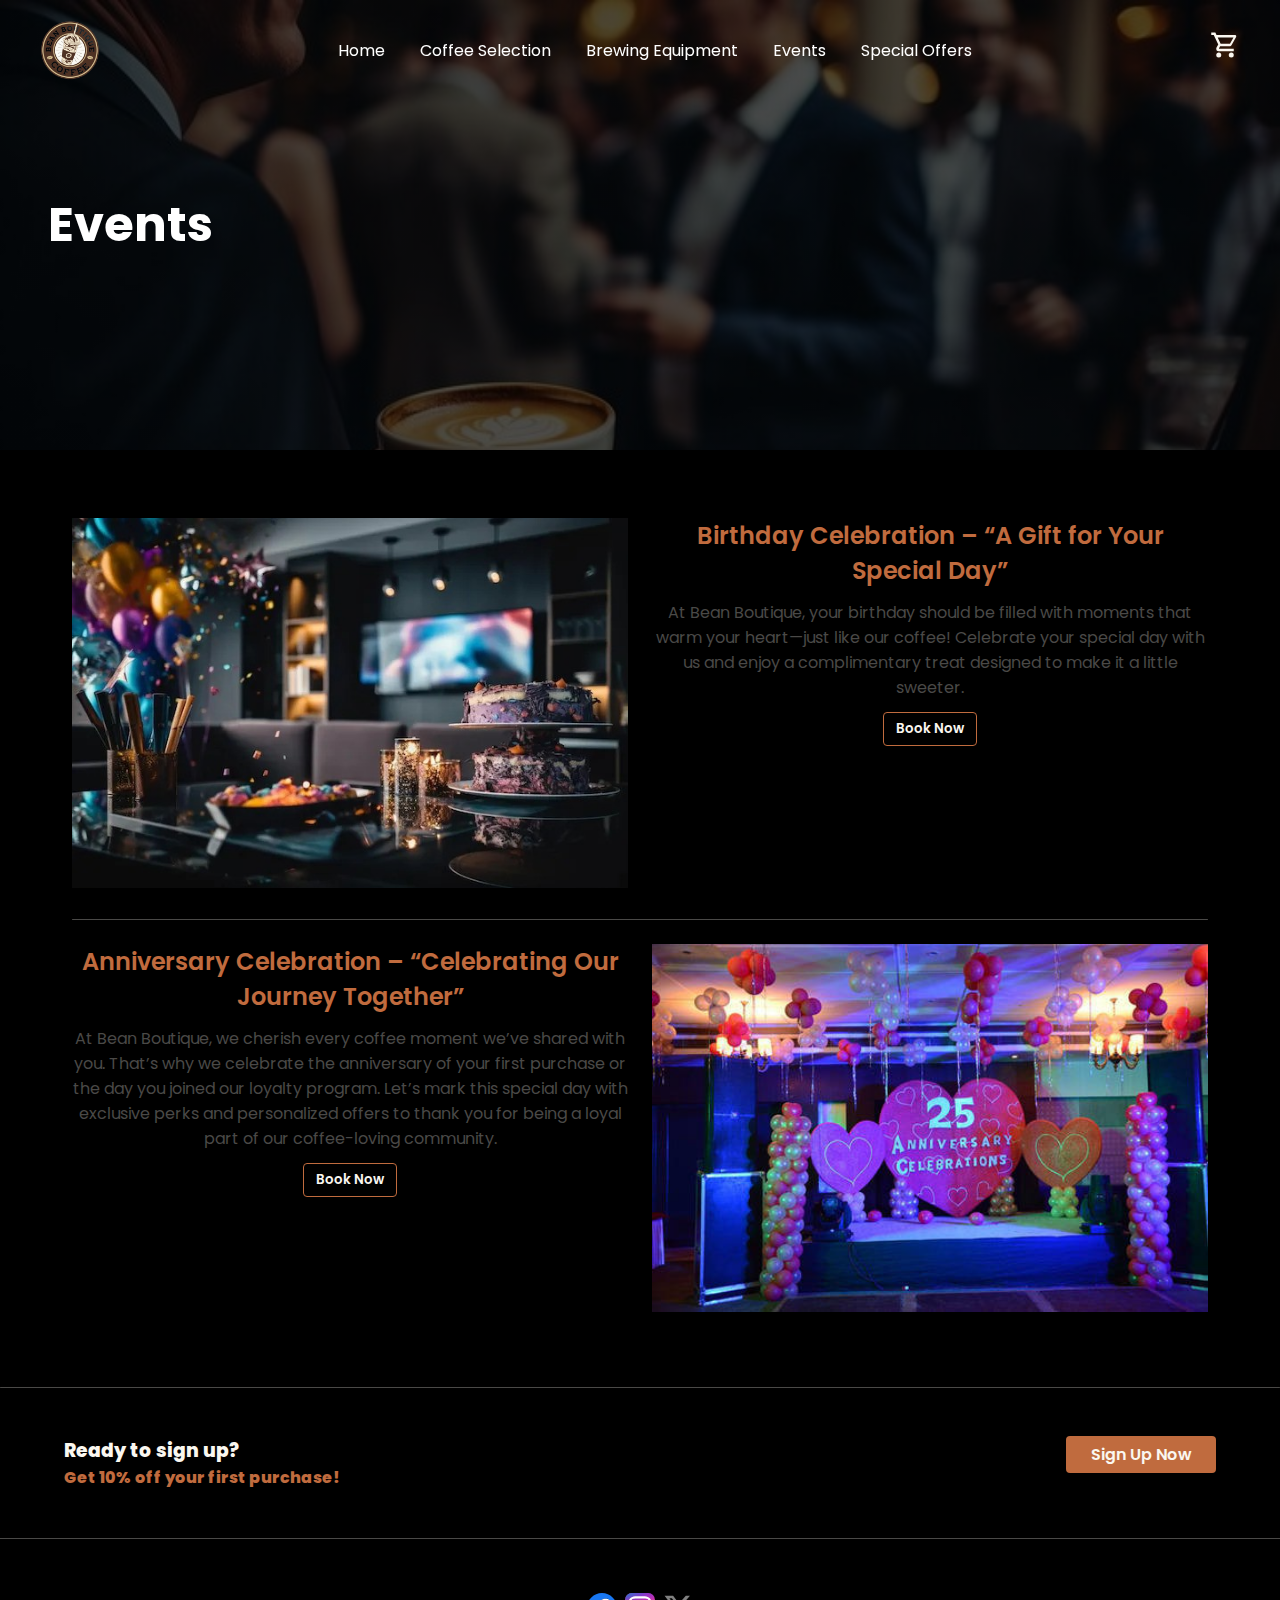
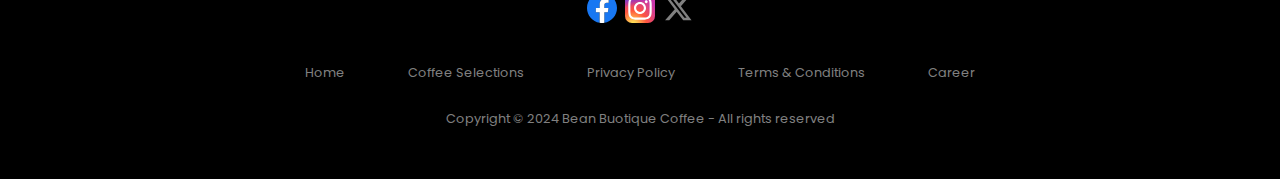
<file: events.html>
<!DOCTYPE html>

<html lang="en">
  <head>
    <meta charset="UTF-8" />
    <meta
      name="viewport"
      content="width=device-width, initial-scale=1"
      />
      <!-- content="width=device-width, initial-scale=1, maximum-scale=1, user-scalable=no" -->
    <title>Events - Bean Buotique Coffee Shop</title>

    <!-- Style -->
    <link rel="stylesheet" href="./assets/css/style.css" />

    <!-- Plugins -->
    <link
      rel="stylesheet"
      href="./assets/plugins/OwlCarousel/dist/assets/owl.carousel.min.css"
    />
    <link
      rel="stylesheet"
      href="./assets/plugins/OwlCarousel/dist/assets/owl.theme.default.min.css"
    />
    <!-- <link
      rel="stylesheet"
      href="https://cdnjs.cloudflare.com/ajax/libs/animate.css/4.1.1/animate.min.css"
    /> -->
    <link rel="stylesheet" href="./assets/plugins/aos/dist/aos.css" />
  </head>
  <body>
     <!-- Header -->
     <header class="header">
      <nav class="navbar">
        <div class="navbar-logo">
          <a href="/">
            <img src="./assets/img/logo.png" alt="" />
          </a>
        </div>
        <ul class="navbar-menu">
          <span id="close-menu-btn" class="icon">
            <svg
              xmlns="http://www.w3.org/2000/svg"
              width="1em"
              height="1em"
              viewBox="0 0 20 20"
            >
              <path
                fill="currentColor"
                d="M14.348 14.849a1.2 1.2 0 0 1-1.697 0L10 11.819l-2.651 3.029a1.2 1.2 0 1 1-1.697-1.697l2.758-3.15l-2.759-3.152a1.2 1.2 0 1 1 1.697-1.697L10 8.183l2.651-3.031a1.2 1.2 0 1 1 1.697 1.697l-2.758 3.152l2.758 3.15a1.2 1.2 0 0 1 0 1.698"
              />
            </svg>
          </span>
          <li>
            <a href="/">Home</a>
          </li>
          <li>
            <a href="coffee-selection.html">Coffee Selection</a>
          </li>
          <li>
            <a href="brewing-equipment.html">Brewing Equipment</a>
          </li>
          <li>
            <a href="events.html">Events</a>
          </li>
          <li>
            <a href="special-offers.html">Special Offers</a>
          </li>
        </ul>

        <div class="nav-btns">
          <a href="shopping-carts.html" class="add-to-cart-link">
            <svg
              xmlns="http://www.w3.org/2000/svg"
              width="1em"
              height="1em"
              viewBox="0 0 24 24"
            >
              <path
                fill="currentColor"
                d="M17 18a2 2 0 0 1 2 2a2 2 0 0 1-2 2a2 2 0 0 1-2-2c0-1.11.89-2 2-2M1 2h3.27l.94 2H20a1 1 0 0 1 1 1c0 .17-.05.34-.12.5l-3.58 6.47c-.34.61-1 1.03-1.75 1.03H8.1l-.9 1.63l-.03.12a.25.25 0 0 0 .25.25H19v2H7a2 2 0 0 1-2-2c0-.35.09-.68.24-.96l1.36-2.45L3 4H1zm6 16a2 2 0 0 1 2 2a2 2 0 0 1-2 2a2 2 0 0 1-2-2c0-1.11.89-2 2-2m9-7l2.78-5H6.14l2.36 5z"
              />
            </svg>
          </a>
          <span id="hamburger-btn" class="icon">
            <svg
              xmlns="http://www.w3.org/2000/svg"
              width="1em"
              height="1em"
              viewBox="0 0 24 24"
            >
              <g fill="none">
                <path
                  d="m12.593 23.258l-.011.002l-.071.035l-.02.004l-.014-.004l-.071-.035q-.016-.005-.024.005l-.004.01l-.017.428l.005.02l.01.013l.104.074l.015.004l.012-.004l.104-.074l.012-.016l.004-.017l-.017-.427q-.004-.016-.017-.018m.265-.113l-.013.002l-.185.093l-.01.01l-.003.011l.018.43l.005.012l.008.007l.201.093q.019.005.029-.008l.004-.014l-.034-.614q-.005-.018-.02-.022m-.715.002a.02.02 0 0 0-.027.006l-.006.014l-.034.614q.001.018.017.024l.015-.002l.201-.093l.01-.008l.004-.011l.017-.43l-.003-.012l-.01-.01z"
                />
                <path
                  fill="currentColor"
                  d="M20 17.5a1.5 1.5 0 0 1 .144 2.993L20 20.5H4a1.5 1.5 0 0 1-.144-2.993L4 17.5zm0-7a1.5 1.5 0 0 1 0 3H4a1.5 1.5 0 0 1 0-3zm0-7a1.5 1.5 0 0 1 0 3H4a1.5 1.5 0 1 1 0-3z"
                />
              </g>
            </svg>
          </span>
        </div>
      </nav>
    </header>

    <!-- Welcome modal popup box -->
    <div id="welcomeModal" class="modal">
      <div class="modal-content">
        <span class="close">&times;</span>
        <h2>Welcome to Bean Boutique Coffee Shop!</h2>
        <p>Enjoy 10% off your first purchase. Sign up now!</p>
        <a href="signup.html" id="signUpButton">Sign Up</a>
      </div>
    </div>

    <!-- Hero section -->
    <div class="hero-section events">
      <div class="container">
        <div class="content">
          <h2 data-aos="fade-left" class="animate__animated animate__fadeInLeft">
            Events
          </h2>
        </div>
      </div>
    </div>

    <main id="events">
      <section id="events-section">
        <div class="container">
          <div class="events-section-wrapper">
            <div class="event-card">
              <div class="event-image">
                <img src="./assets/img/event/birthday-event.jpg" alt="" />
              </div>
              <div class="event-content">
                <h4>Birthday Celebration – “A Gift for Your Special Day”</h4>
                <p>
                  At Bean Boutique, your birthday should be filled with moments
                  that warm your heart—just like our coffee! Celebrate your
                  special day with us and enjoy a complimentary treat designed
                  to make it a little sweeter.
                </p>
                <div class="">
                  <button>Book Now</button>
                </div>
              </div>
            </div>
            <div class="divider"></div>
            <div class="event-card">
              <div class="event-content">
                <h4>
                  Anniversary Celebration – “Celebrating Our Journey Together”
                </h4>
                <p>
                  At Bean Boutique, we cherish every coffee moment we’ve shared
                  with you. That’s why we celebrate the anniversary of your
                  first purchase or the day you joined our loyalty program.
                  Let’s mark this special day with exclusive perks and
                  personalized offers to thank you for being a loyal part of our
                  coffee-loving community.
                </p>
                <div class="">
                  <button>Book Now</button>
                </div>
              </div>
              <div class="event-image">
                <img src="./assets/img/event/anniversery-event.jpg" alt="" />
              </div>
            </div>
          </div>
        </div>
      </section>
    </main>
    <div class="divider"></div>

    <div class="cta">
      <div>
        <h3>Ready to sign up?</h3>
        <h4>Get 10% off your first purchase!</h>
      </div>
      <div>
        <a class="signup-btn" href="signup.html">Sign Up Now</a>
      </div>
    </div>

    <!-- Footer -->
    <footer class="footer">
      <div class="row">
        <a href="#" class="icon">
          <svg
            xmlns="http://www.w3.org/2000/svg"
            width="1em"
            height="1em"
            viewBox="0 0 256 256"
          >
            <path
              fill="#1877f2"
              d="M256 128C256 57.308 198.692 0 128 0S0 57.308 0 128c0 63.888 46.808 116.843 108 126.445V165H75.5v-37H108V99.8c0-32.08 19.11-49.8 48.348-49.8C170.352 50 185 52.5 185 52.5V84h-16.14C152.959 84 148 93.867 148 103.99V128h35.5l-5.675 37H148v89.445c61.192-9.602 108-62.556 108-126.445"
            />
            <path
              fill="#fff"
              d="m177.825 165l5.675-37H148v-24.01C148 93.866 152.959 84 168.86 84H185V52.5S170.352 50 156.347 50C127.11 50 108 67.72 108 99.8V128H75.5v37H108v89.445A129 129 0 0 0 128 256a129 129 0 0 0 20-1.555V165z"
            />
          </svg>
        </a>
        <a href="#" class="icon">
          <svg
            xmlns="http://www.w3.org/2000/svg"
            width="1em"
            height="1em"
            viewBox="0 0 256 256"
          >
            <g fill="none">
              <rect
                width="256"
                height="256"
                fill="url(#skillIconsInstagram0)"
                rx="60"
              />
              <rect
                width="256"
                height="256"
                fill="url(#skillIconsInstagram1)"
                rx="60"
              />
              <path
                fill="#fff"
                d="M128.009 28c-27.158 0-30.567.119-41.233.604c-10.646.488-17.913 2.173-24.271 4.646c-6.578 2.554-12.157 5.971-17.715 11.531c-5.563 5.559-8.98 11.138-11.542 17.713c-2.48 6.36-4.167 13.63-4.646 24.271c-.477 10.667-.602 14.077-.602 41.236s.12 30.557.604 41.223c.49 10.646 2.175 17.913 4.646 24.271c2.556 6.578 5.973 12.157 11.533 17.715c5.557 5.563 11.136 8.988 17.709 11.542c6.363 2.473 13.631 4.158 24.275 4.646c10.667.485 14.073.604 41.23.604c27.161 0 30.559-.119 41.225-.604c10.646-.488 17.921-2.173 24.284-4.646c6.575-2.554 12.146-5.979 17.702-11.542c5.563-5.558 8.979-11.137 11.542-17.712c2.458-6.361 4.146-13.63 4.646-24.272c.479-10.666.604-14.066.604-41.225s-.125-30.567-.604-41.234c-.5-10.646-2.188-17.912-4.646-24.27c-2.563-6.578-5.979-12.157-11.542-17.716c-5.562-5.562-11.125-8.979-17.708-11.53c-6.375-2.474-13.646-4.16-24.292-4.647c-10.667-.485-14.063-.604-41.23-.604zm-8.971 18.021c2.663-.004 5.634 0 8.971 0c26.701 0 29.865.096 40.409.575c9.75.446 15.042 2.075 18.567 3.444c4.667 1.812 7.994 3.979 11.492 7.48c3.5 3.5 5.666 6.833 7.483 11.5c1.369 3.52 3 8.812 3.444 18.562c.479 10.542.583 13.708.583 40.396s-.104 29.855-.583 40.396c-.446 9.75-2.075 15.042-3.444 18.563c-1.812 4.667-3.983 7.99-7.483 11.488c-3.5 3.5-6.823 5.666-11.492 7.479c-3.521 1.375-8.817 3-18.567 3.446c-10.542.479-13.708.583-40.409.583c-26.702 0-29.867-.104-40.408-.583c-9.75-.45-15.042-2.079-18.57-3.448c-4.666-1.813-8-3.979-11.5-7.479s-5.666-6.825-7.483-11.494c-1.369-3.521-3-8.813-3.444-18.563c-.479-10.542-.575-13.708-.575-40.413s.096-29.854.575-40.396c.446-9.75 2.075-15.042 3.444-18.567c1.813-4.667 3.983-8 7.484-11.5s6.833-5.667 11.5-7.483c3.525-1.375 8.819-3 18.569-3.448c9.225-.417 12.8-.542 31.437-.563zm62.351 16.604c-6.625 0-12 5.37-12 11.996c0 6.625 5.375 12 12 12s12-5.375 12-12s-5.375-12-12-12zm-53.38 14.021c-28.36 0-51.354 22.994-51.354 51.355s22.994 51.344 51.354 51.344c28.361 0 51.347-22.983 51.347-51.344c0-28.36-22.988-51.355-51.349-51.355zm0 18.021c18.409 0 33.334 14.923 33.334 33.334c0 18.409-14.925 33.334-33.334 33.334s-33.333-14.925-33.333-33.334c0-18.411 14.923-33.334 33.333-33.334"
              />
              <defs>
                <radialGradient
                  id="skillIconsInstagram0"
                  cx="0"
                  cy="0"
                  r="1"
                  gradientTransform="matrix(0 -253.715 235.975 0 68 275.717)"
                  gradientUnits="userSpaceOnUse"
                >
                  <stop stop-color="#fd5" />
                  <stop offset=".1" stop-color="#fd5" />
                  <stop offset=".5" stop-color="#ff543e" />
                  <stop offset="1" stop-color="#c837ab" />
                </radialGradient>
                <radialGradient
                  id="skillIconsInstagram1"
                  cx="0"
                  cy="0"
                  r="1"
                  gradientTransform="matrix(22.25952 111.2061 -458.39518 91.75449 -42.881 18.441)"
                  gradientUnits="userSpaceOnUse"
                >
                  <stop stop-color="#3771c8" />
                  <stop offset=".128" stop-color="#3771c8" />
                  <stop offset="1" stop-color="#60f" stop-opacity="0" />
                </radialGradient>
              </defs>
            </g>
          </svg>
        </a>
        <a href="#" class="icon">
          <svg
            xmlns="http://www.w3.org/2000/svg"
            width="1em"
            height="1em"
            viewBox="0 0 512 512"
          >
            <path
              fill="currentColor"
              d="M389.2 48h70.6L305.6 224.2L487 464H345L233.7 318.6L106.5 464H35.8l164.9-188.5L26.8 48h145.6l100.5 132.9zm-24.8 373.8h39.1L151.1 88h-42z"
            />
          </svg>
        </a>
      </div>

      <div class="row">
        <ul>
          <li><a href="#">Home</a></li>
          <li><a href="#">Coffee Selections</a></li>
          <li><a href="#">Privacy Policy</a></li>
          <li><a href="#">Terms & Conditions</a></li>
          <li><a href="#">Career</a></li>
        </ul>
      </div>

      <div class="row">
        Copyright &copy; 2024 Bean Buotique Coffee - All rights reserved
      </div>
    </footer>

    <!-- Script -->
    <script src="./assets/plugins/jquery.min.js"></script>
    <script src="./assets/plugins/OwlCarousel/dist/owl.carousel.min.js"></script>
    <script src="./assets/plugins/aos/dist/aos.js"></script>
    <script src="./assets/js/app.js"></script>
    <script src="./assets/js/script.js"></script>
    <script src="./assets/js/carts.js"></script>
  </body>
</html>
</file>
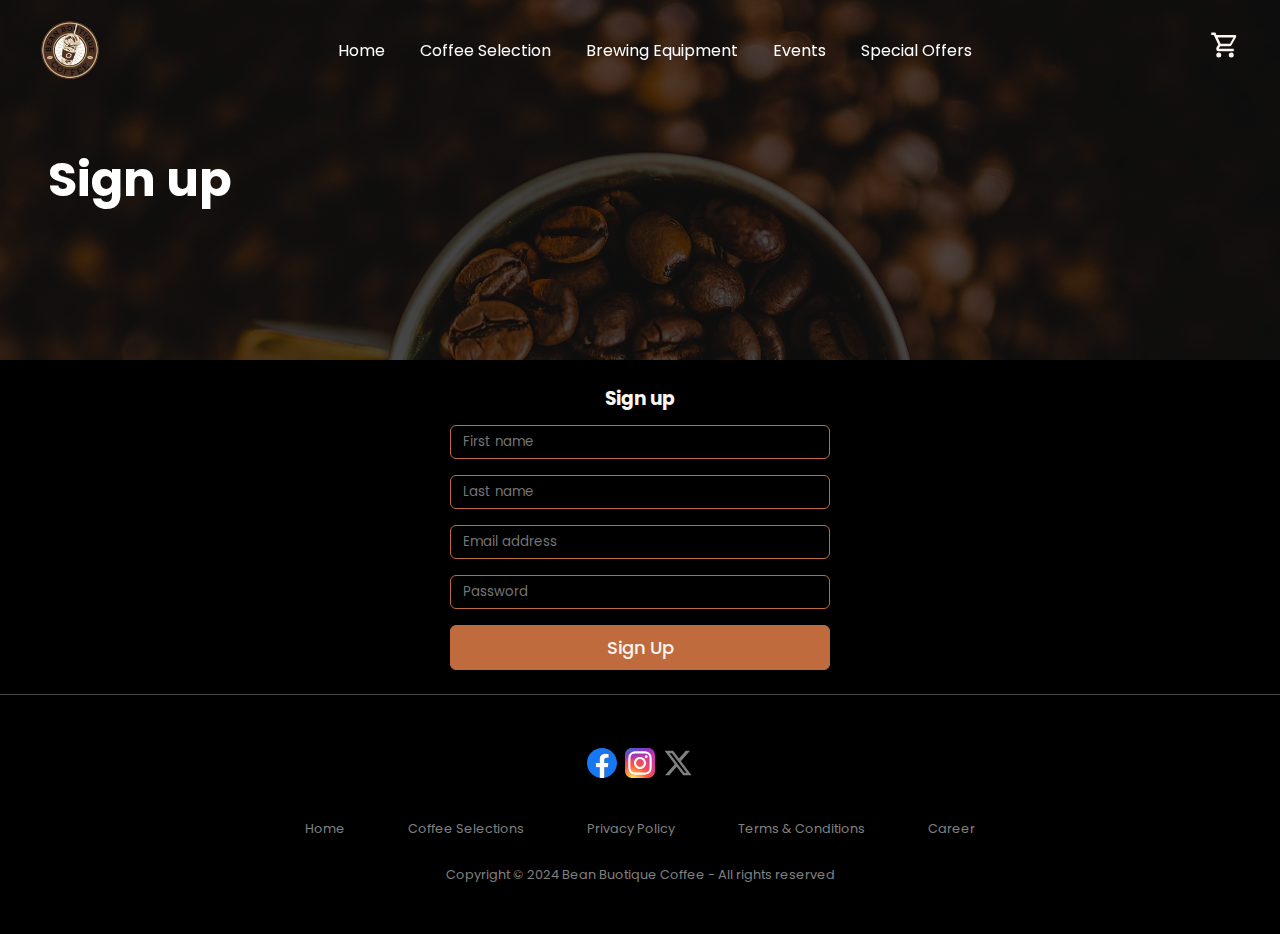
<file: signup.html>
<!DOCTYPE html>

<html lang="en">
  <head>
    <meta charset="UTF-8" />
    <meta name="viewport" content="width=device-width, initial-scale=1" />
    <!-- content="width=device-width, initial-scale=1, maximum-scale=1, user-scalable=no" -->

    <title>Bean Buotique Coffee Shop</title>

    <!-- Style -->
    <link rel="stylesheet" href="./assets/css/style.css" />

    <!-- Plugins -->
    <link
      rel="stylesheet"
      href="./assets/plugins/OwlCarousel/dist/assets/owl.carousel.min.css"
    />
    <link
      rel="stylesheet"
      href="./assets/plugins/OwlCarousel/dist/assets/owl.theme.default.min.css"
    />
    <!-- <link
      rel="stylesheet"
      href="https://cdnjs.cloudflare.com/ajax/libs/animate.css/4.1.1/animate.min.css"
    /> -->
    <link rel="stylesheet" href="./assets/plugins/aos/dist/aos.css" />
  </head>
  <body>
    <!-- Header -->
    <header class="header">
      <nav class="navbar">
        <div class="navbar-logo">
          <a href="/">
            <img src="./assets/img/logo.png" alt="" />
          </a>
        </div>
        <ul class="navbar-menu">
          <span id="close-menu-btn" class="icon">
            <svg
              xmlns="http://www.w3.org/2000/svg"
              width="1em"
              height="1em"
              viewBox="0 0 20 20"
            >
              <path
                fill="currentColor"
                d="M14.348 14.849a1.2 1.2 0 0 1-1.697 0L10 11.819l-2.651 3.029a1.2 1.2 0 1 1-1.697-1.697l2.758-3.15l-2.759-3.152a1.2 1.2 0 1 1 1.697-1.697L10 8.183l2.651-3.031a1.2 1.2 0 1 1 1.697 1.697l-2.758 3.152l2.758 3.15a1.2 1.2 0 0 1 0 1.698"
              />
            </svg>
          </span>
          <li>
            <a href="/">Home</a>
          </li>
          <li>
            <a href="coffee-selection.html">Coffee Selection</a>
          </li>
          <li>
            <a href="brewing-equipment.html">Brewing Equipment</a>
          </li>
          <li>
            <a href="events.html">Events</a>
          </li>
          <li>
            <a href="special-offers.html">Special Offers</a>
          </li>
        </ul>

        <div class="nav-btns">
          <a href="shopping-carts.html" class="add-to-cart-link">
            <svg
              xmlns="http://www.w3.org/2000/svg"
              width="1em"
              height="1em"
              viewBox="0 0 24 24"
            >
              <path
                fill="currentColor"
                d="M17 18a2 2 0 0 1 2 2a2 2 0 0 1-2 2a2 2 0 0 1-2-2c0-1.11.89-2 2-2M1 2h3.27l.94 2H20a1 1 0 0 1 1 1c0 .17-.05.34-.12.5l-3.58 6.47c-.34.61-1 1.03-1.75 1.03H8.1l-.9 1.63l-.03.12a.25.25 0 0 0 .25.25H19v2H7a2 2 0 0 1-2-2c0-.35.09-.68.24-.96l1.36-2.45L3 4H1zm6 16a2 2 0 0 1 2 2a2 2 0 0 1-2 2a2 2 0 0 1-2-2c0-1.11.89-2 2-2m9-7l2.78-5H6.14l2.36 5z"
              />
            </svg>
          </a>
          <span id="hamburger-btn" class="icon">
            <svg
              xmlns="http://www.w3.org/2000/svg"
              width="1em"
              height="1em"
              viewBox="0 0 24 24"
            >
              <g fill="none">
                <path
                  d="m12.593 23.258l-.011.002l-.071.035l-.02.004l-.014-.004l-.071-.035q-.016-.005-.024.005l-.004.01l-.017.428l.005.02l.01.013l.104.074l.015.004l.012-.004l.104-.074l.012-.016l.004-.017l-.017-.427q-.004-.016-.017-.018m.265-.113l-.013.002l-.185.093l-.01.01l-.003.011l.018.43l.005.012l.008.007l.201.093q.019.005.029-.008l.004-.014l-.034-.614q-.005-.018-.02-.022m-.715.002a.02.02 0 0 0-.027.006l-.006.014l-.034.614q.001.018.017.024l.015-.002l.201-.093l.01-.008l.004-.011l.017-.43l-.003-.012l-.01-.01z"
                />
                <path
                  fill="currentColor"
                  d="M20 17.5a1.5 1.5 0 0 1 .144 2.993L20 20.5H4a1.5 1.5 0 0 1-.144-2.993L4 17.5zm0-7a1.5 1.5 0 0 1 0 3H4a1.5 1.5 0 0 1 0-3zm0-7a1.5 1.5 0 0 1 0 3H4a1.5 1.5 0 1 1 0-3z"
                />
              </g>
            </svg>
          </span>
        </div>
      </nav>
    </header>

    <!-- Welcome modal popup box -->
    <div id="welcomeModal" class="modal">
      <div class="modal-content">
        <span class="close">&times;</span>
        <h2>Welcome to Bean Boutique Coffee Shop!</h2>
        <p>Enjoy 10% off your first purchase. Sign up now!</p>
        <a href="signup.html" id="signUpButton">Sign Up</a>
      </div>
    </div>

    <!-- Hero Section -->
    <div class="hero-section signup">
      <div class="container">
        <div class="content">
          <h2
            data-aos="fade-left"
            class="animate__animated animate__fadeInLeft"
          >
            Sign up
          </h2>
        </div>
      </div>
    </div>

    <div id="signup-form">
      <form>
        <h3>Sign up</h3>
        <div class="form-control">
          <input type="text" placeholder="First name" required />
        </div>
        <div class="form-control">
          <input type="text" placeholder="Last name" required />
        </div>
        <div class="form-control">
          <input type="email" placeholder="Email address" required />
        </div>
        <div class="form-control">
          <input type="password" placeholder="Password" required />
        </div>
        <button class="signup-btn">Sign Up</button>
      </form>
    </div>

    <!-- Footer -->
    <footer class="footer">
      <div class="row">
        <a href="#" class="icon">
          <svg
            xmlns="http://www.w3.org/2000/svg"
            width="1em"
            height="1em"
            viewBox="0 0 256 256"
          >
            <path
              fill="#1877f2"
              d="M256 128C256 57.308 198.692 0 128 0S0 57.308 0 128c0 63.888 46.808 116.843 108 126.445V165H75.5v-37H108V99.8c0-32.08 19.11-49.8 48.348-49.8C170.352 50 185 52.5 185 52.5V84h-16.14C152.959 84 148 93.867 148 103.99V128h35.5l-5.675 37H148v89.445c61.192-9.602 108-62.556 108-126.445"
            />
            <path
              fill="#fff"
              d="m177.825 165l5.675-37H148v-24.01C148 93.866 152.959 84 168.86 84H185V52.5S170.352 50 156.347 50C127.11 50 108 67.72 108 99.8V128H75.5v37H108v89.445A129 129 0 0 0 128 256a129 129 0 0 0 20-1.555V165z"
            />
          </svg>
        </a>
        <a href="#" class="icon">
          <svg
            xmlns="http://www.w3.org/2000/svg"
            width="1em"
            height="1em"
            viewBox="0 0 256 256"
          >
            <g fill="none">
              <rect
                width="256"
                height="256"
                fill="url(#skillIconsInstagram0)"
                rx="60"
              />
              <rect
                width="256"
                height="256"
                fill="url(#skillIconsInstagram1)"
                rx="60"
              />
              <path
                fill="#fff"
                d="M128.009 28c-27.158 0-30.567.119-41.233.604c-10.646.488-17.913 2.173-24.271 4.646c-6.578 2.554-12.157 5.971-17.715 11.531c-5.563 5.559-8.98 11.138-11.542 17.713c-2.48 6.36-4.167 13.63-4.646 24.271c-.477 10.667-.602 14.077-.602 41.236s.12 30.557.604 41.223c.49 10.646 2.175 17.913 4.646 24.271c2.556 6.578 5.973 12.157 11.533 17.715c5.557 5.563 11.136 8.988 17.709 11.542c6.363 2.473 13.631 4.158 24.275 4.646c10.667.485 14.073.604 41.23.604c27.161 0 30.559-.119 41.225-.604c10.646-.488 17.921-2.173 24.284-4.646c6.575-2.554 12.146-5.979 17.702-11.542c5.563-5.558 8.979-11.137 11.542-17.712c2.458-6.361 4.146-13.63 4.646-24.272c.479-10.666.604-14.066.604-41.225s-.125-30.567-.604-41.234c-.5-10.646-2.188-17.912-4.646-24.27c-2.563-6.578-5.979-12.157-11.542-17.716c-5.562-5.562-11.125-8.979-17.708-11.53c-6.375-2.474-13.646-4.16-24.292-4.647c-10.667-.485-14.063-.604-41.23-.604zm-8.971 18.021c2.663-.004 5.634 0 8.971 0c26.701 0 29.865.096 40.409.575c9.75.446 15.042 2.075 18.567 3.444c4.667 1.812 7.994 3.979 11.492 7.48c3.5 3.5 5.666 6.833 7.483 11.5c1.369 3.52 3 8.812 3.444 18.562c.479 10.542.583 13.708.583 40.396s-.104 29.855-.583 40.396c-.446 9.75-2.075 15.042-3.444 18.563c-1.812 4.667-3.983 7.99-7.483 11.488c-3.5 3.5-6.823 5.666-11.492 7.479c-3.521 1.375-8.817 3-18.567 3.446c-10.542.479-13.708.583-40.409.583c-26.702 0-29.867-.104-40.408-.583c-9.75-.45-15.042-2.079-18.57-3.448c-4.666-1.813-8-3.979-11.5-7.479s-5.666-6.825-7.483-11.494c-1.369-3.521-3-8.813-3.444-18.563c-.479-10.542-.575-13.708-.575-40.413s.096-29.854.575-40.396c.446-9.75 2.075-15.042 3.444-18.567c1.813-4.667 3.983-8 7.484-11.5s6.833-5.667 11.5-7.483c3.525-1.375 8.819-3 18.569-3.448c9.225-.417 12.8-.542 31.437-.563zm62.351 16.604c-6.625 0-12 5.37-12 11.996c0 6.625 5.375 12 12 12s12-5.375 12-12s-5.375-12-12-12zm-53.38 14.021c-28.36 0-51.354 22.994-51.354 51.355s22.994 51.344 51.354 51.344c28.361 0 51.347-22.983 51.347-51.344c0-28.36-22.988-51.355-51.349-51.355zm0 18.021c18.409 0 33.334 14.923 33.334 33.334c0 18.409-14.925 33.334-33.334 33.334s-33.333-14.925-33.333-33.334c0-18.411 14.923-33.334 33.333-33.334"
              />
              <defs>
                <radialGradient
                  id="skillIconsInstagram0"
                  cx="0"
                  cy="0"
                  r="1"
                  gradientTransform="matrix(0 -253.715 235.975 0 68 275.717)"
                  gradientUnits="userSpaceOnUse"
                >
                  <stop stop-color="#fd5" />
                  <stop offset=".1" stop-color="#fd5" />
                  <stop offset=".5" stop-color="#ff543e" />
                  <stop offset="1" stop-color="#c837ab" />
                </radialGradient>
                <radialGradient
                  id="skillIconsInstagram1"
                  cx="0"
                  cy="0"
                  r="1"
                  gradientTransform="matrix(22.25952 111.2061 -458.39518 91.75449 -42.881 18.441)"
                  gradientUnits="userSpaceOnUse"
                >
                  <stop stop-color="#3771c8" />
                  <stop offset=".128" stop-color="#3771c8" />
                  <stop offset="1" stop-color="#60f" stop-opacity="0" />
                </radialGradient>
              </defs>
            </g>
          </svg>
        </a>
        <a href="#" class="icon">
          <svg
            xmlns="http://www.w3.org/2000/svg"
            width="1em"
            height="1em"
            viewBox="0 0 512 512"
          >
            <path
              fill="currentColor"
              d="M389.2 48h70.6L305.6 224.2L487 464H345L233.7 318.6L106.5 464H35.8l164.9-188.5L26.8 48h145.6l100.5 132.9zm-24.8 373.8h39.1L151.1 88h-42z"
            />
          </svg>
        </a>
      </div>

      <div class="row">
        <ul>
          <li><a href="#">Home</a></li>
          <li><a href="#">Coffee Selections</a></li>
          <li><a href="#">Privacy Policy</a></li>
          <li><a href="#">Terms & Conditions</a></li>
          <li><a href="#">Career</a></li>
        </ul>
      </div>

      <div class="row">
        Copyright &copy; 2024 Bean Buotique Coffee - All rights reserved
      </div>
    </footer>

    <!-- Script -->
    <script src="./assets/plugins/jquery.min.js"></script>
    <script src="./assets/plugins/OwlCarousel/dist/owl.carousel.min.js"></script>
    <script src="./assets/plugins/aos/dist/aos.js"></script>
    <script src="./assets/js/app.js"></script>
    <script src="./assets/js/script.js"></script>
    <script src="./assets/js/carts.js"></script>
  </body>
</html>
</file>
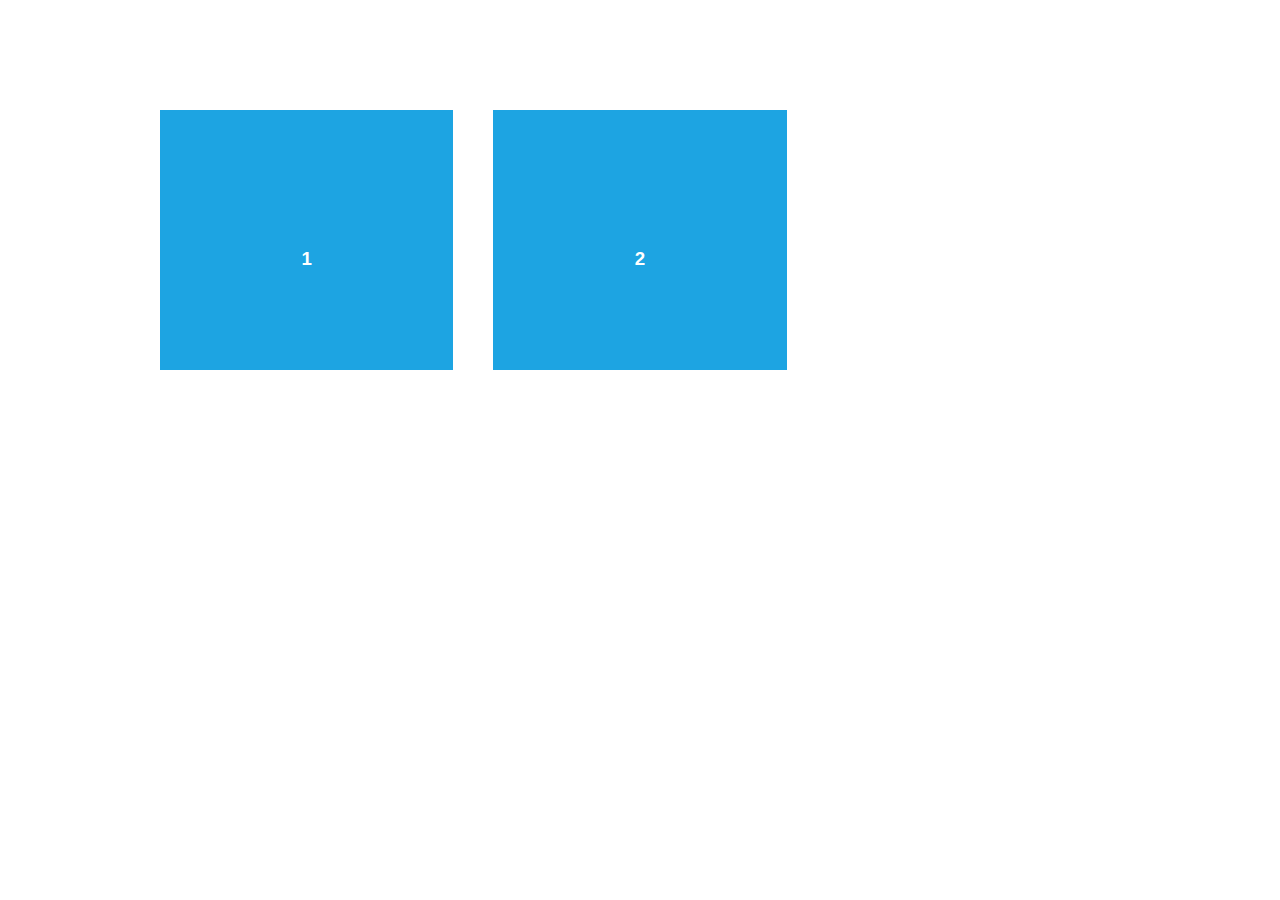
<file: assets/plugins/aos/demo/async.html>
<!DOCTYPE html>
<html>
  <head>
    <meta charset="utf-8">
    <title>AOS - Animate on scroll library</title>
    <meta name="viewport" content="width=device-width">
    <link rel="stylesheet" href="css/styles.css" />
    <link rel="stylesheet" href="../dist/aos.css" />
  </head>
  <body>
    <div id="aos-demo" class="aos-all"></div>

    <script src="../dist/aos.js"></script>
    <script>
      AOS.init({
        easing: 'ease-in-out-sine'
      });

      setInterval(addItem, 300);

      var itemsCounter = 1;
      var container = document.getElementById('aos-demo');

      function addItem () {
        if (itemsCounter > 42) return;
        var item = document.createElement('div');
        item.classList.add('aos-item');
        item.setAttribute('data-aos', 'fade-up');
        item.innerHTML = '<div class="aos-item__inner"><h3>' + itemsCounter + '</h3></div>';
        container.appendChild(item);
        itemsCounter++;
      }
    </script>
  </body>
</html>
</file>
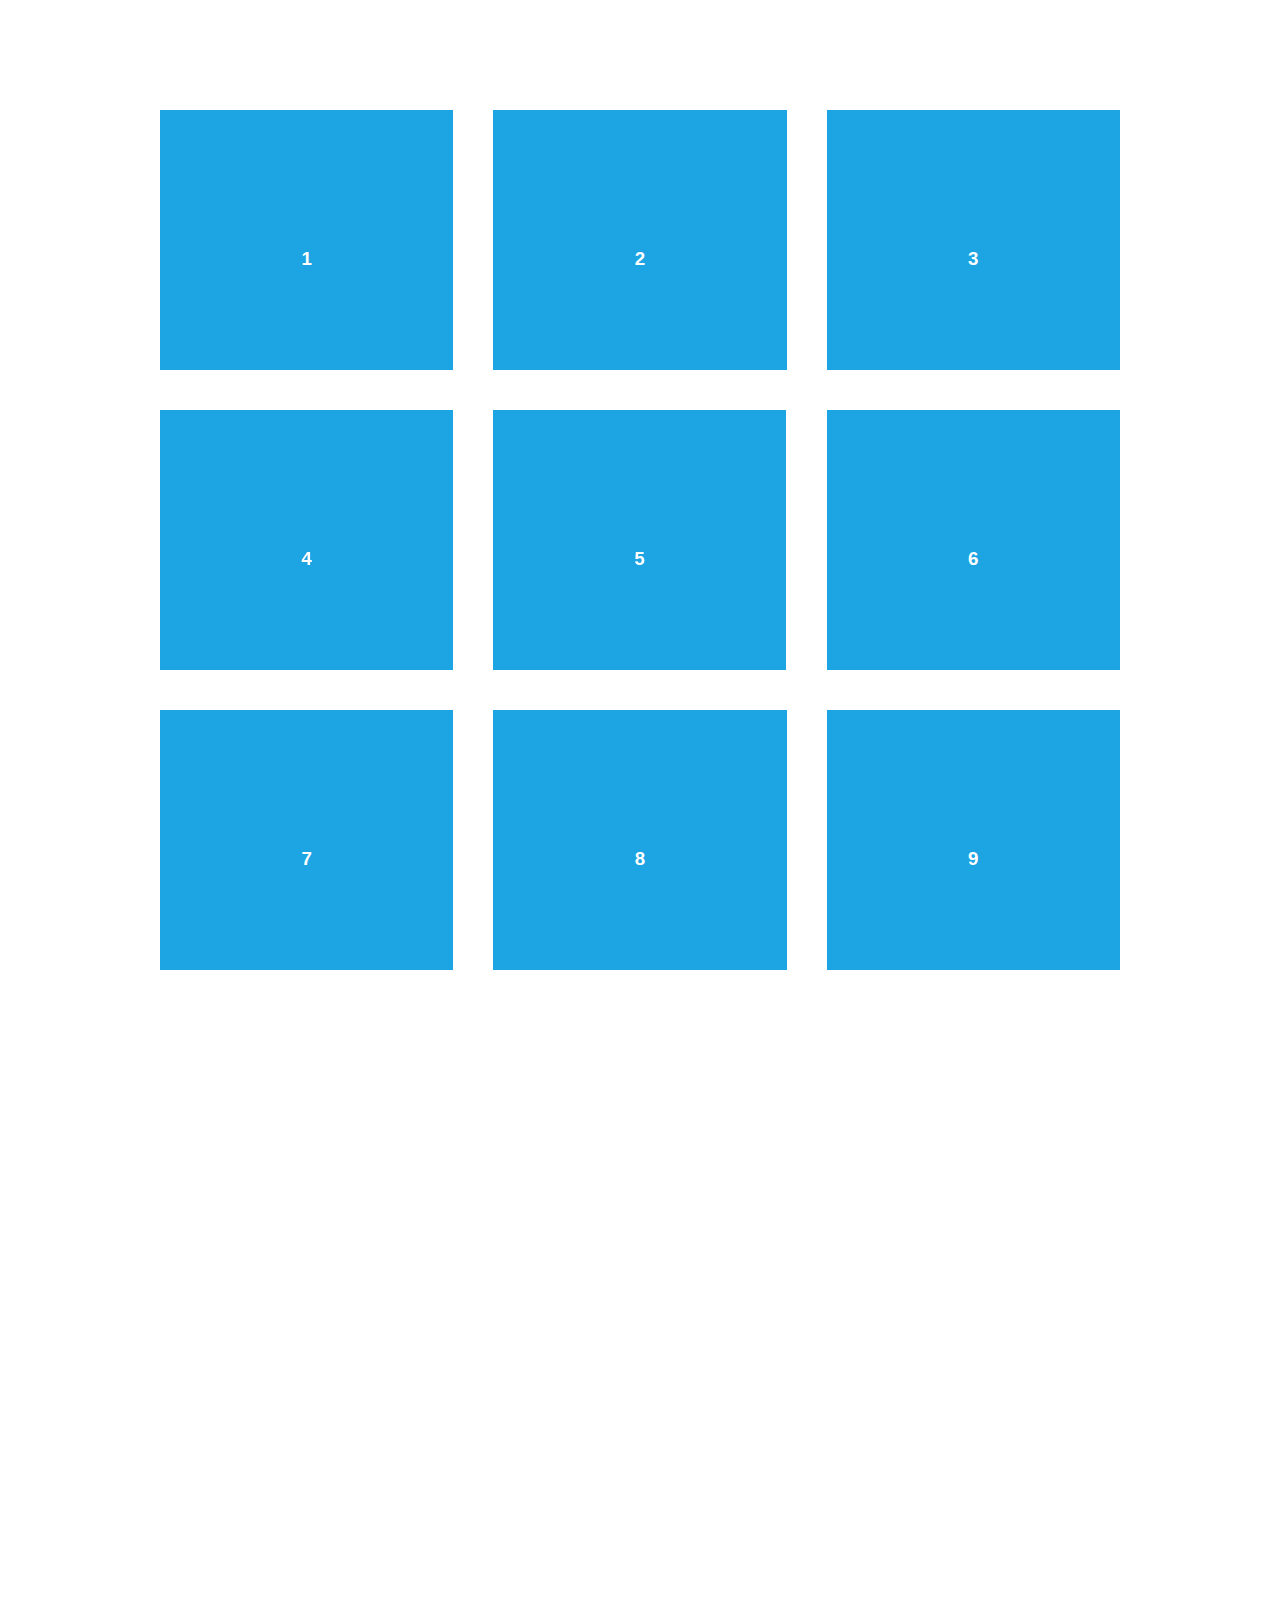
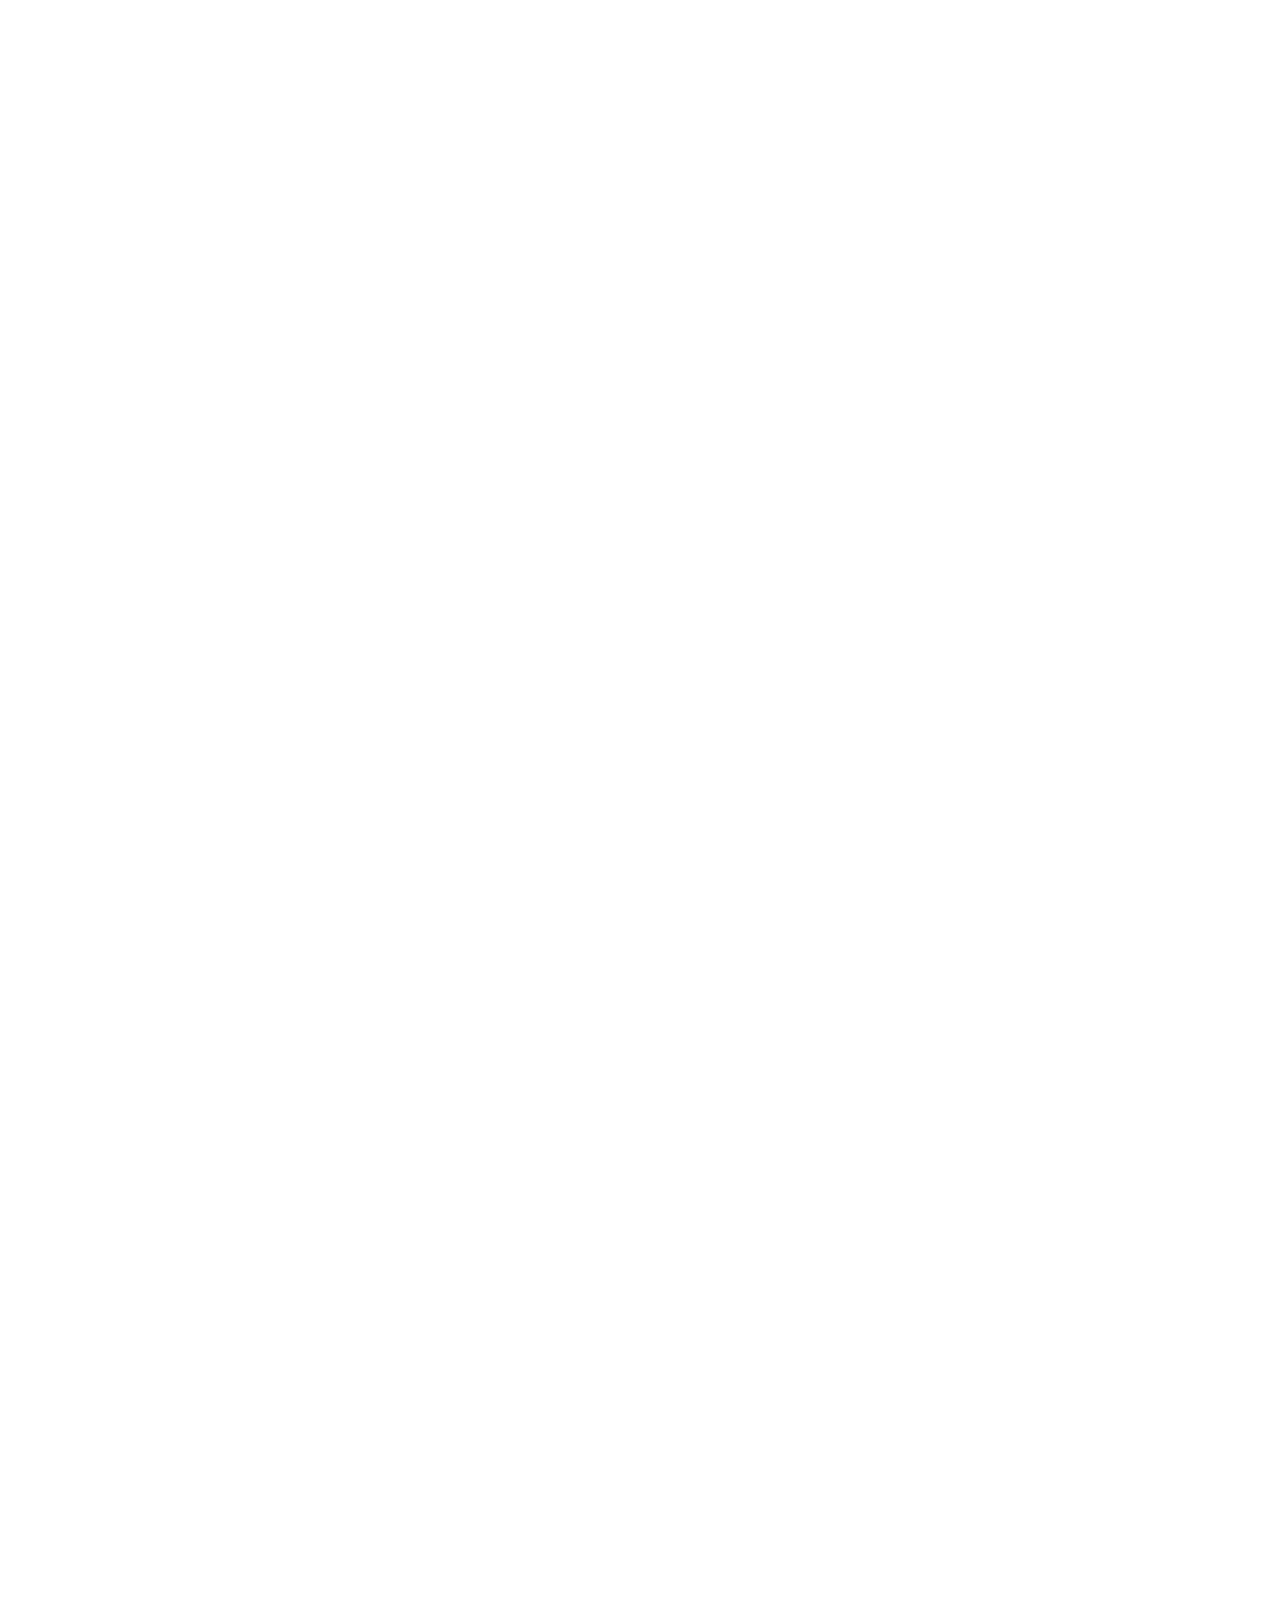
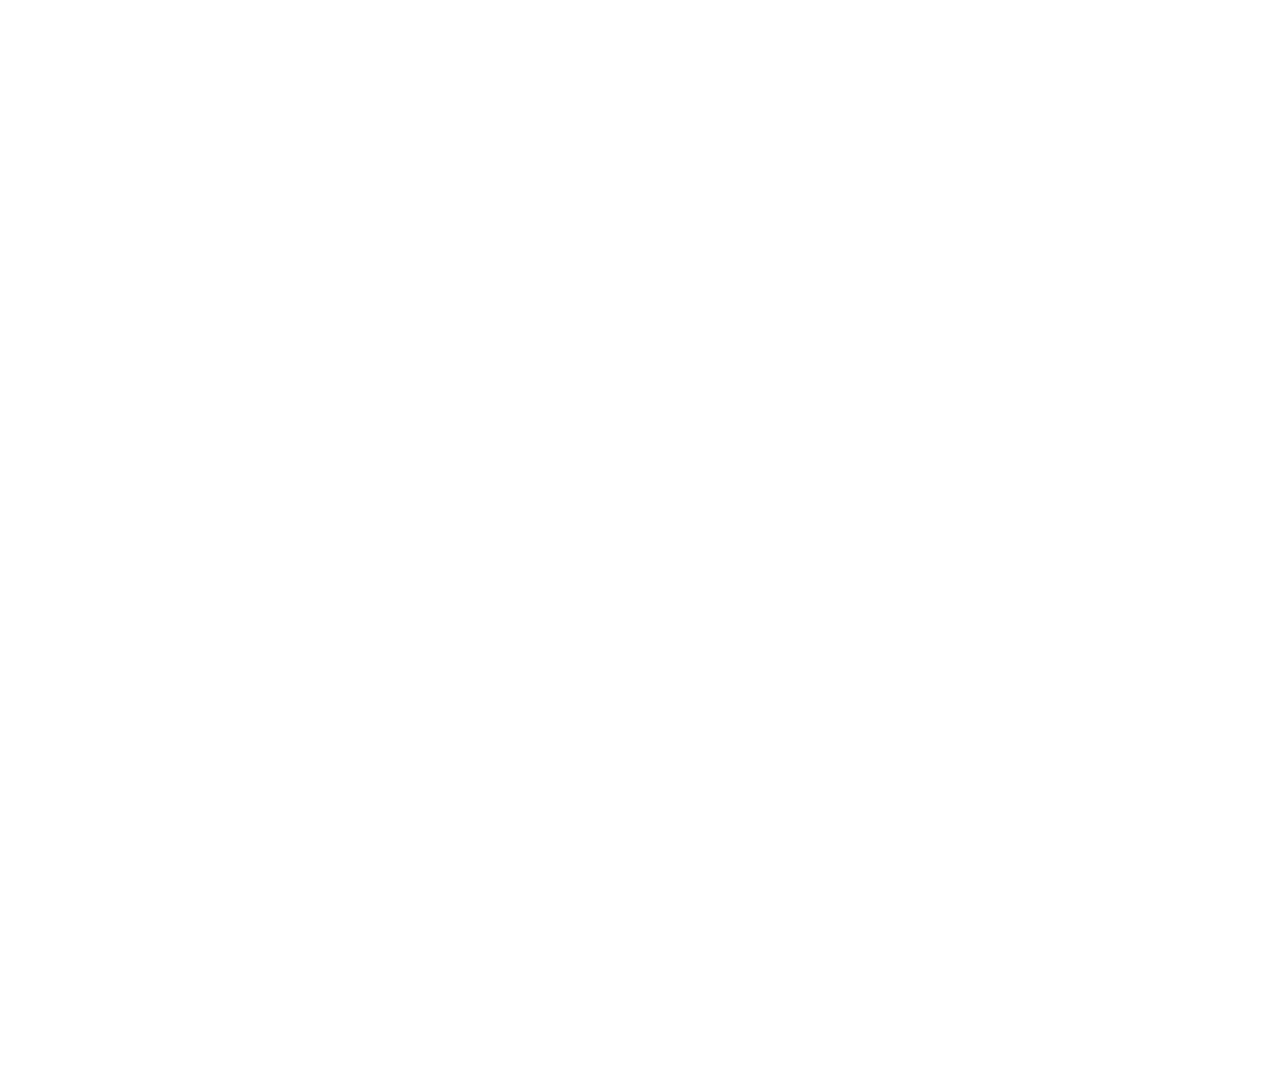
<file: assets/plugins/aos/demo/simple.html>
<!DOCTYPE html>
<html>
  <head>
    <meta charset="utf-8">
    <title>AOS - Animate on scroll library</title>
    <meta name="viewport" content="width=device-width">
    <link rel="stylesheet" href="css/styles.css" />
    <link rel="stylesheet" href="../dist/aos.css" />
    <!--[if lt IE 9]>
    <script src="//html5shiv.googlecode.com/svn/trunk/html5.js"></script>
    <![endif]-->
  </head>
  <body>
    <div id="transcroller-body" class="aos-all">
      <div class="aos-item" data-aos="fade-up">
        <div class="aos-item__inner"><h3>1</h3></div>
      </div>
      <div class="aos-item" data-aos="fade-down">
        <div class="aos-item__inner"><h3>2</h3></div>
      </div>
      <div class="aos-item" data-aos="zoom-out-down">
        <div class="aos-item__inner"><h3>3</h3></div>
      </div>
      <div class="aos-item" data-aos="flip-down">
        <div class="aos-item__inner"><h3>4</h3></div>
      </div>
      <div class="aos-item" data-aos="flip-up">
        <div class="aos-item__inner"><h3>5</h3></div>
      </div>
      <div class="aos-item" data-aos="fade-down">
        <div class="aos-item__inner"><h3>6</h3></div>
      </div>
      <div class="aos-item" data-aos="fade-in">
        <div class="aos-item__inner"><h3>7</h3></div>
      </div>
      <div class="aos-item" data-aos="fade-down">
        <div class="aos-item__inner"><h3>8</h3></div>
      </div>
      <div class="aos-item" data-aos="fade-in">
        <div class="aos-item__inner"><h3>9</h3></div>
      </div>
      <div class="aos-item" data-aos="fade-down">
        <div class="aos-item__inner"><h3>10</h3></div>
      </div>
      <div class="aos-item" data-aos="fade-up">
        <div class="aos-item__inner"><h3>11</h3></div>
      </div>
      <div class="aos-item" data-aos="fade-down">
        <div class="aos-item__inner"><h3>12</h3></div>
      </div>
      <div class="aos-item" data-aos="fade-in">
        <div class="aos-item__inner"><h3>13</h3></div>
      </div>
      <div class="aos-item" data-aos="fade-up">
        <div class="aos-item__inner"><h3>14</h3></div>
      </div>
      <div class="aos-item" data-aos="fade-in">
        <div class="aos-item__inner"><h3>15</h3></div>
      </div>
      <div class="aos-item" data-aos="fade-up">
        <div class="aos-item__inner"><h3>16</h3></div>
      </div>
      <div class="aos-item" data-aos="fade-down">
        <div class="aos-item__inner"><h3>17</h3></div>
      </div>
      <div class="aos-item" data-aos="fade-up">
        <div class="aos-item__inner"><h3>18</h3></div>
      </div>
      <div class="aos-item" data-aos="zoom-out">
        <div class="aos-item__inner"><h3>19</h3></div>
      </div>
      <div class="aos-item" data-aos="fade-up">
        <div class="aos-item__inner"><h3>20</h3></div>
      </div>
      <div class="aos-item" data-aos="zoom-out">
        <div class="aos-item__inner"><h3>21</h3></div>
      </div>
      <div class="aos-item" data-aos="fade-in">
        <div class="aos-item__inner"><h3>22</h3></div>
      </div>
      <div class="aos-item" data-aos="zoom-out-up">
        <div class="aos-item__inner"><h3>23</h3></div>
      </div>
      <div class="aos-item" data-aos="zoom-out-down">
        <div class="aos-item__inner"><h3>24</h3></div>
      </div>
      <div class="aos-item" data-aos="fade-in">
        <div class="aos-item__inner"><h3>25</h3></div>
      </div>
      <div class="aos-item" data-aos="fade-in">
        <div class="aos-item__inner"><h3>26</h3></div>
      </div>
      <div class="aos-item" data-aos="fade-in">
        <div class="aos-item__inner"><h3>27</h3></div>
      </div>
      <div class="aos-item" data-aos="fade-in">
        <div class="aos-item__inner"><h3>28</h3></div>
      </div>
      <div class="aos-item" data-aos="fade-in">
        <div class="aos-item__inner"><h3>29</h3></div>
      </div>
      <div class="aos-item" data-aos="fade-in">
        <div class="aos-item__inner"><h3>30</h3></div>
      </div>
      <div class="aos-item" data-aos="fade-in">
        <div class="aos-item__inner"><h3>31</h3></div>
      </div>
      <div class="aos-item" data-aos="fade-in">
        <div class="aos-item__inner"><h3>32</h3></div>
      </div>
      <div class="aos-item" data-aos="fade-in">
        <div class="aos-item__inner"><h3>33</h3></div>
      </div>
      <div class="aos-item" data-aos="fade-in">
        <div class="aos-item__inner"><h3>34</h3></div>
      </div>
      <div class="aos-item" data-aos="fade-in">
        <div class="aos-item__inner"><h3>35</h3></div>
      </div>
      <div class="aos-item" data-aos="fade-in">
        <div class="aos-item__inner"><h3>36</h3></div>
      </div>
      <div class="aos-item" data-aos="fade-in">
        <div class="aos-item__inner"><h3>37</h3></div>
      </div>
      <div class="aos-item" data-aos="fade-in">
        <div class="aos-item__inner"><h3>38</h3></div>
      </div>
      <div class="aos-item" data-aos="fade-in">
        <div class="aos-item__inner"><h3>39</h3></div>
      </div>
      <div class="aos-item" data-aos="fade-in">
        <div class="aos-item__inner"><h3>40</h3></div>
      </div>
      <div class="aos-item" data-aos="fade-in">
        <div class="aos-item__inner"><h3>41</h3></div>
      </div>
      <div class="aos-item" data-aos="fade-in">
        <div class="aos-item__inner"><h3>42</h3></div>
      </div>
    </div>

    <script src="../dist/aos.js"></script>
    <script>
      AOS.init({
        easing: 'ease-in-out-sine'
      });
    </script>

    <!-- <script src="//cdnjs.cloudflare.com/ajax/libs/require.js/2.1.11/require.min.js"></script>
    <script>
      requirejs.config({
          baseUrl: '../dist',
      });

      require(['aos'], function(AOS){
          AOS.init({
              easing: 'ease-in-out-sine'
          });
      });
    </script> -->
  </body>
</html>
</file>
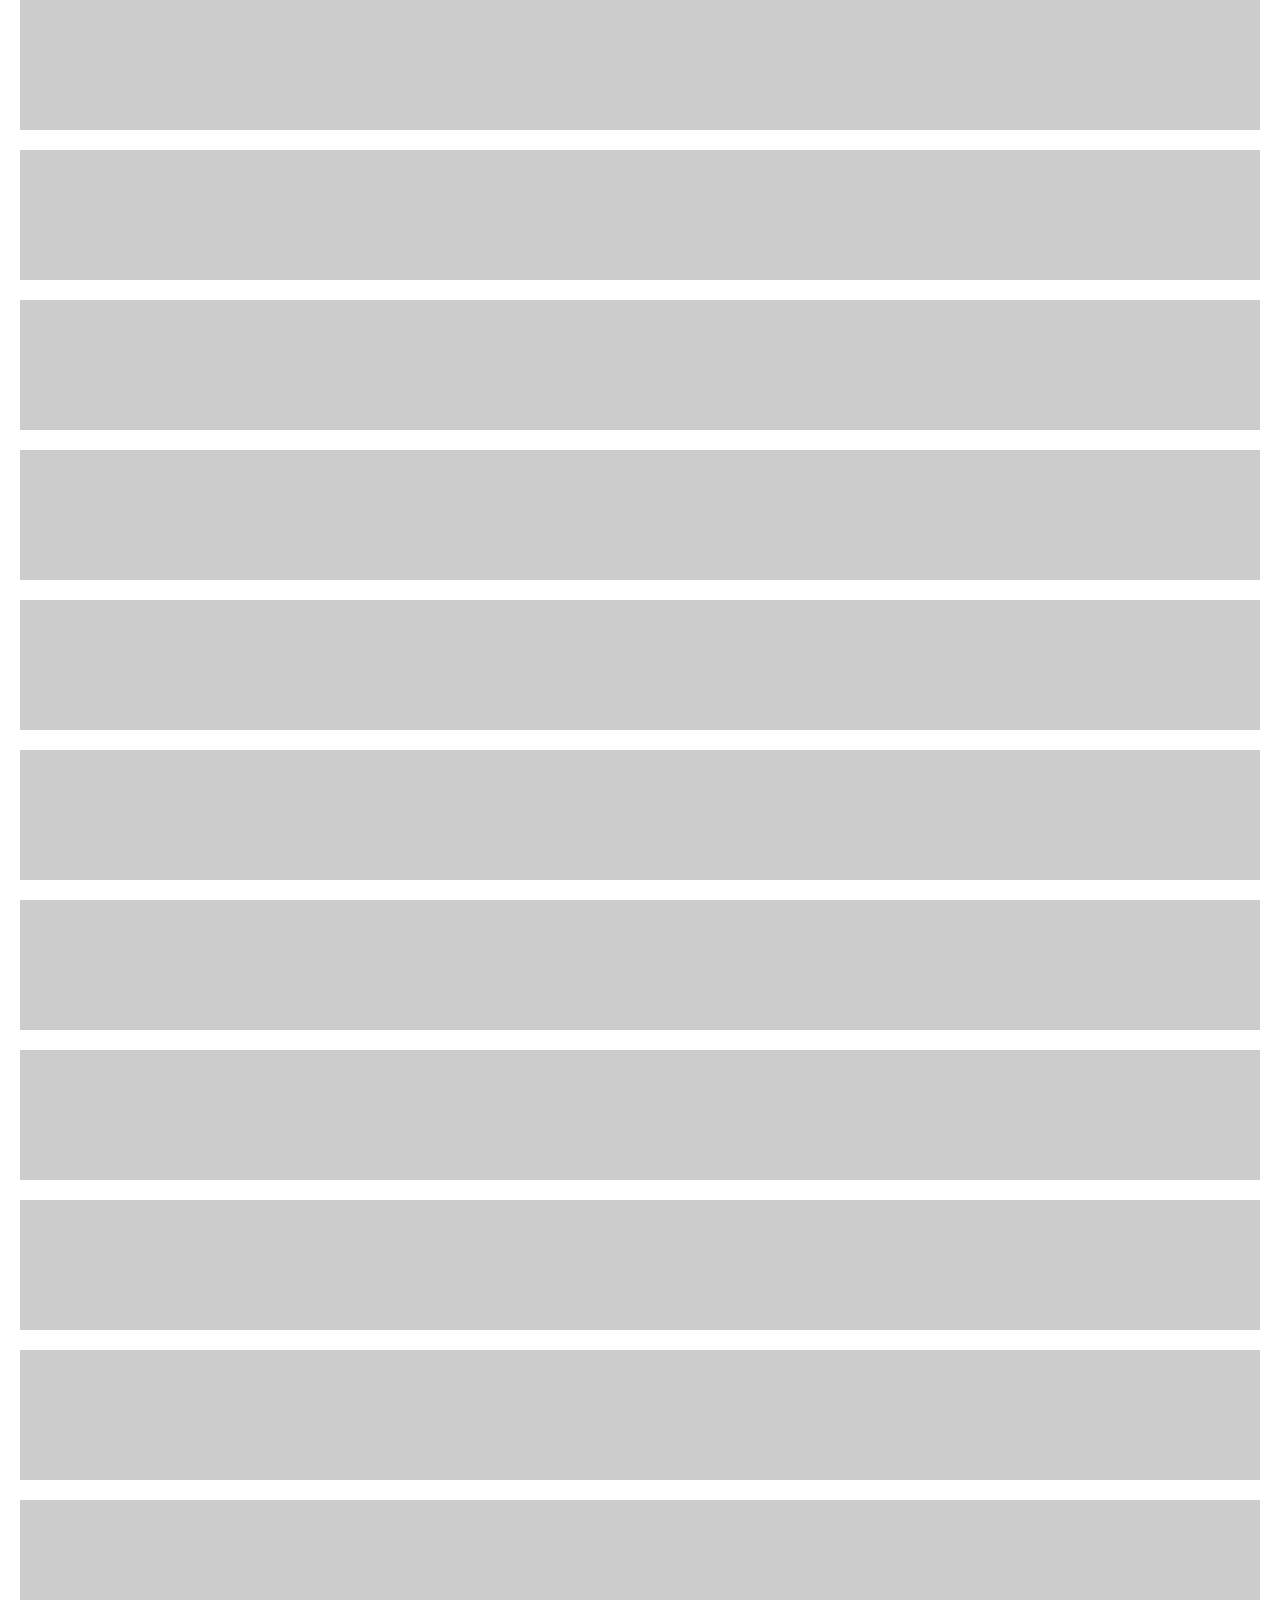
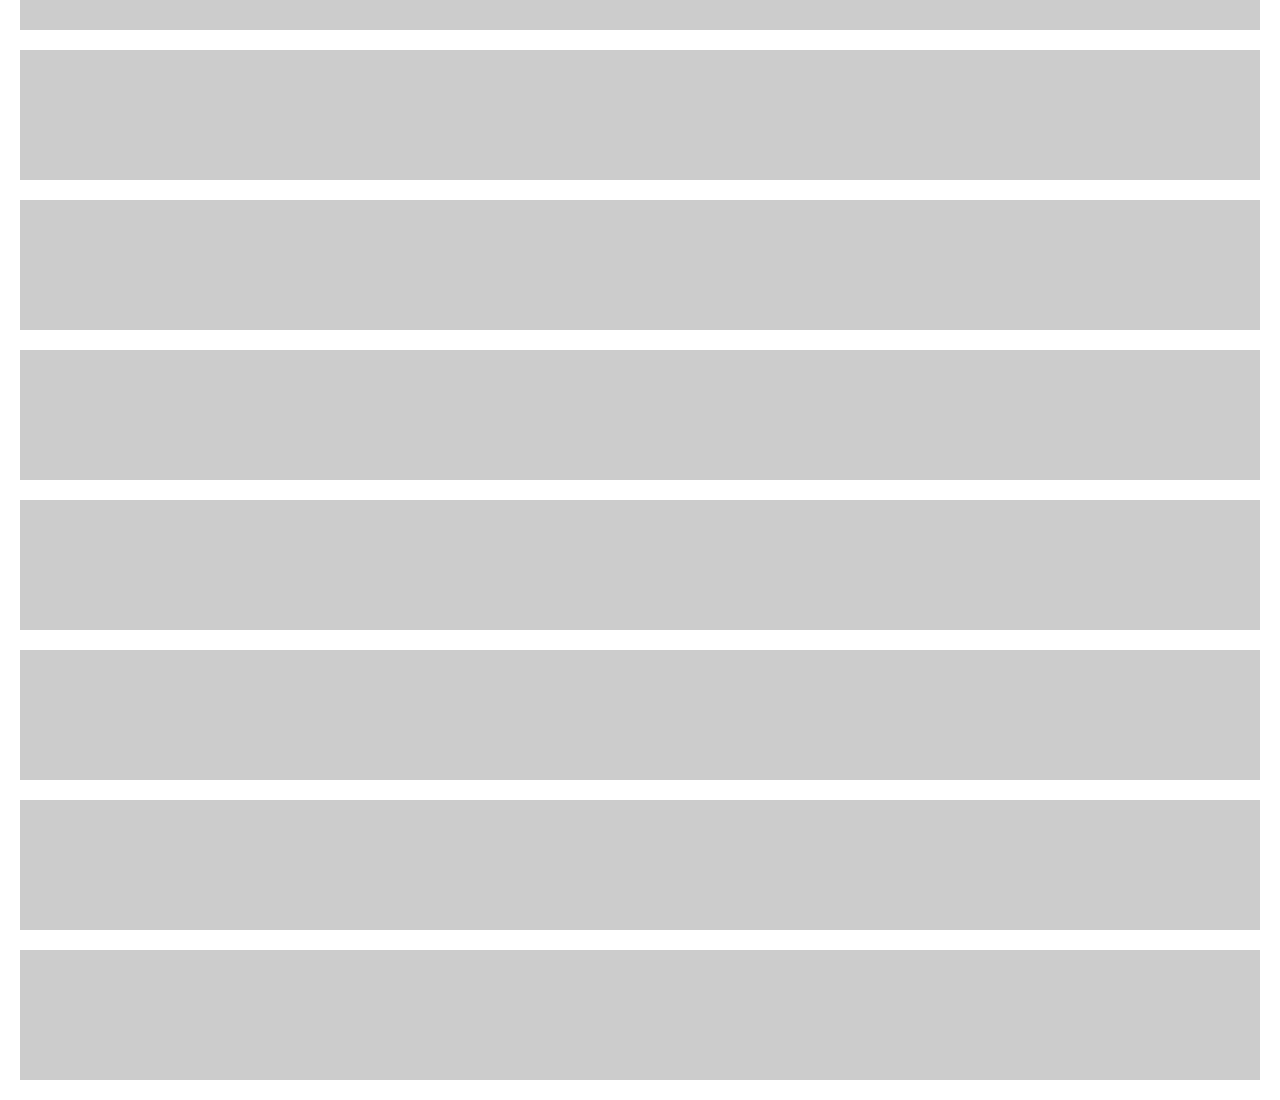
<file: assets/plugins/aos/test/fixtures/aos-offset.fixture.html>
<!DOCTYPE html>
<html>
  <head>
    <title></title>
    <style type="text/css">
      * {box-sizing: border-box;}
      body {
        margin: 0; padding: 0 20px; text-align: center;
      }
      .aos-item {
        width: 100%; height: 130px; margin: 0 0 20px 0; background: #ccc;
      }
    </style>
  </head>
  <body class="body">
    <div class="aos-item aos-item--1" data-aos-offset="50" data-aos="fade"></div>
    <div class="aos-item aos-item--2" data-aos-offset="50" data-aos="fade-up"></div>
    <div class="aos-item aos-item--3" data-aos-offset="50" data-aos="fade-down"></div>
    <div class="aos-item aos-item--4" data-aos-offset="50" data-aos="fade-left"></div>
    <div class="aos-item aos-item--5" data-aos-offset="50" data-aos="fade-right"></div>
    <div class="aos-item aos-item--6" data-aos-offset="50" data-aos="flip-up"></div>
    <div class="aos-item aos-item--7" data-aos-offset="50" data-aos="flip-down"></div>
    <div class="aos-item aos-item--8" data-aos-offset="50" data-aos="flip-left"></div>
    <div class="aos-item aos-item--9" data-aos-offset="50" data-aos="flip-right"></div>
    <div class="aos-item aos-item--10" data-aos-offset="50" data-aos="zoom-in"></div>
    <div class="aos-item aos-item--11" data-aos-offset="50" data-aos="zoom-in-up"></div>
    <div class="aos-item aos-item--12" data-aos-offset="50" data-aos="zoom-in-down"></div>
    <div class="aos-item aos-item--13" data-aos-offset="50" data-aos="zoom-in-left"></div>
    <div class="aos-item aos-item--14" data-aos-offset="50" data-aos="zoom-in-right"></div>
    <div class="aos-item aos-item--15" data-aos-offset="50" data-aos="slide-up"></div>
    <div class="aos-item aos-item--16" data-aos-offset="50" data-aos="slide-down"></div>
    <div class="aos-item aos-item--17" data-aos-offset="50" data-aos="slide-left"></div>
    <div class="aos-item aos-item--18" data-aos-offset="50" data-aos="slide-right"></div>
  </body>
</html>
</file>
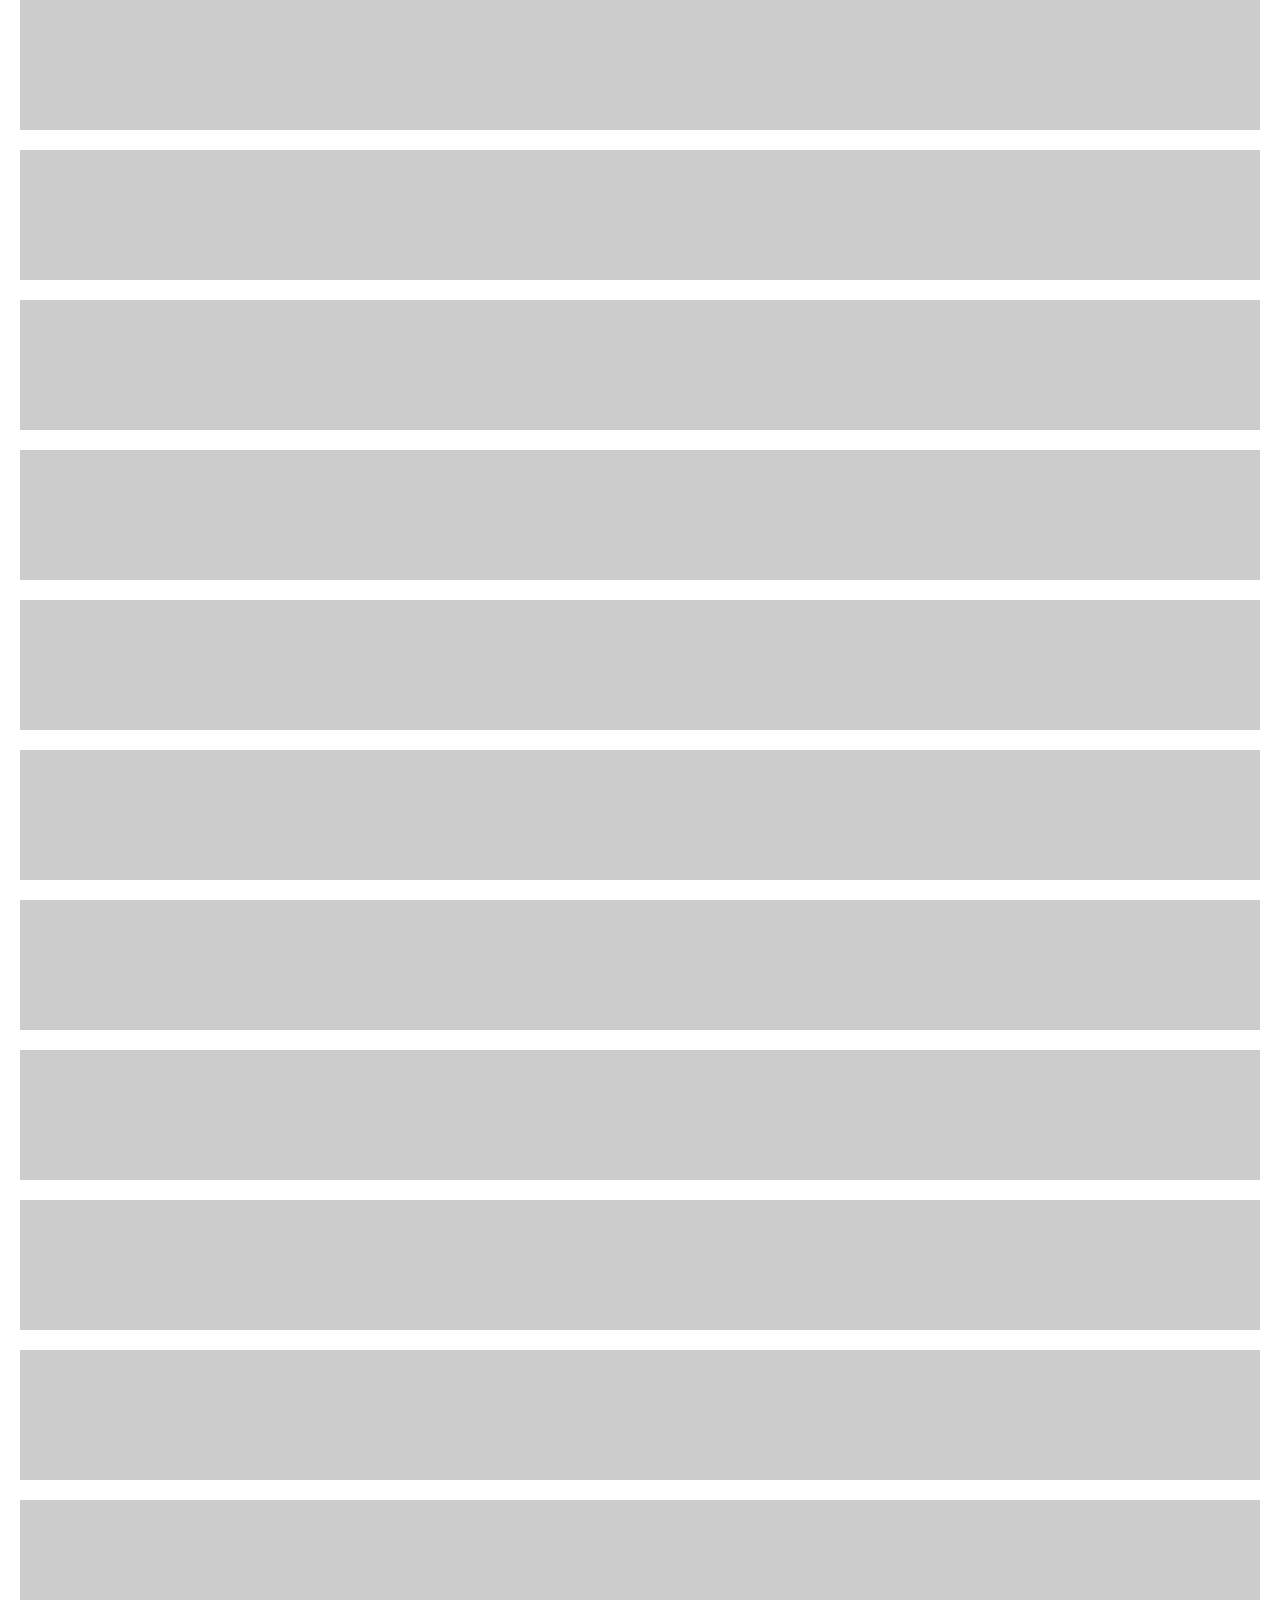
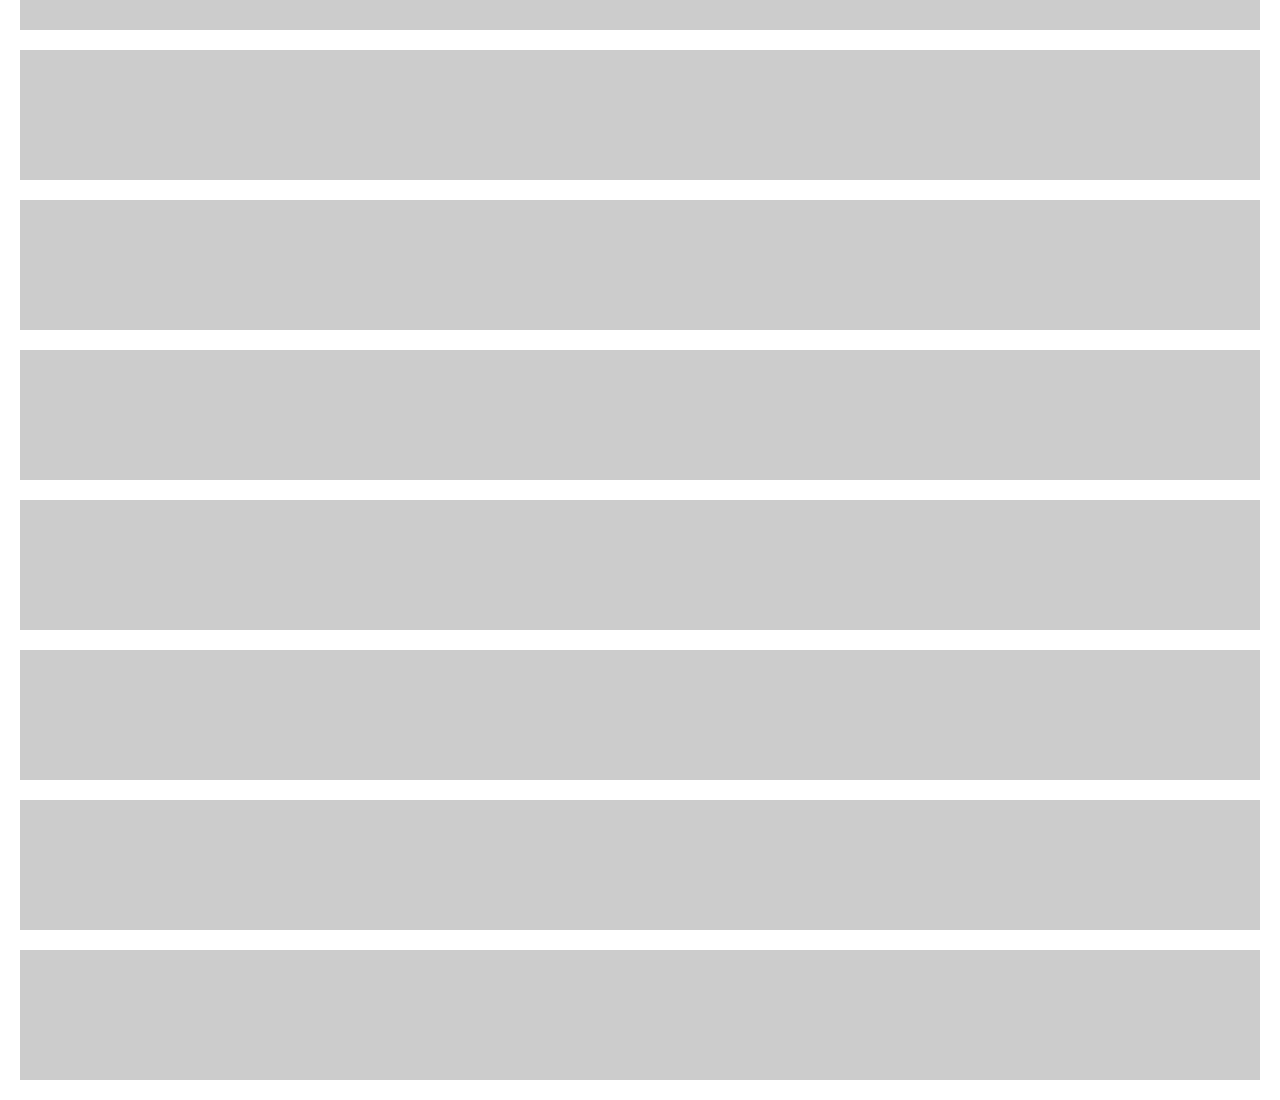
<file: assets/plugins/aos/test/fixtures/aos.fixture.html>
<!DOCTYPE html>
<html>
  <head>
    <title></title>
    <style type="text/css">
      * {box-sizing: border-box;}
      body {
        margin: 0; padding: 0 20px; text-align: center;
      }
      .aos-item {
        width: 100%; height: 130px; margin: 0 0 20px 0; background: #ccc;
      }
    </style>
  </head>
  <body class="body">
    <div class="aos-item aos-item--1" data-aos="fade"></div>
    <div class="aos-item aos-item--2" data-aos="fade-up"></div>
    <div class="aos-item aos-item--3" data-aos="fade-down"></div>
    <div class="aos-item aos-item--4" data-aos="fade-left"></div>
    <div class="aos-item aos-item--5" data-aos="fade-right"></div>
    <div class="aos-item aos-item--6" data-aos="flip-up"></div>
    <div class="aos-item aos-item--7" data-aos="flip-down"></div>
    <div class="aos-item aos-item--8" data-aos="flip-left"></div>
    <div class="aos-item aos-item--9" data-aos="flip-right"></div>
    <div class="aos-item aos-item--10" data-aos="zoom-in"></div>
    <div class="aos-item aos-item--11" data-aos="zoom-in-up"></div>
    <div class="aos-item aos-item--12" data-aos="zoom-in-down"></div>
    <div class="aos-item aos-item--13" data-aos="zoom-in-left"></div>
    <div class="aos-item aos-item--14" data-aos="zoom-in-right"></div>
    <div class="aos-item aos-item--15" data-aos="slide-up"></div>
    <div class="aos-item aos-item--16" data-aos="slide-down"></div>
    <div class="aos-item aos-item--17" data-aos="slide-left"></div>
    <div class="aos-item aos-item--18" data-aos="slide-right"></div>
  </body>
</html>
</file>
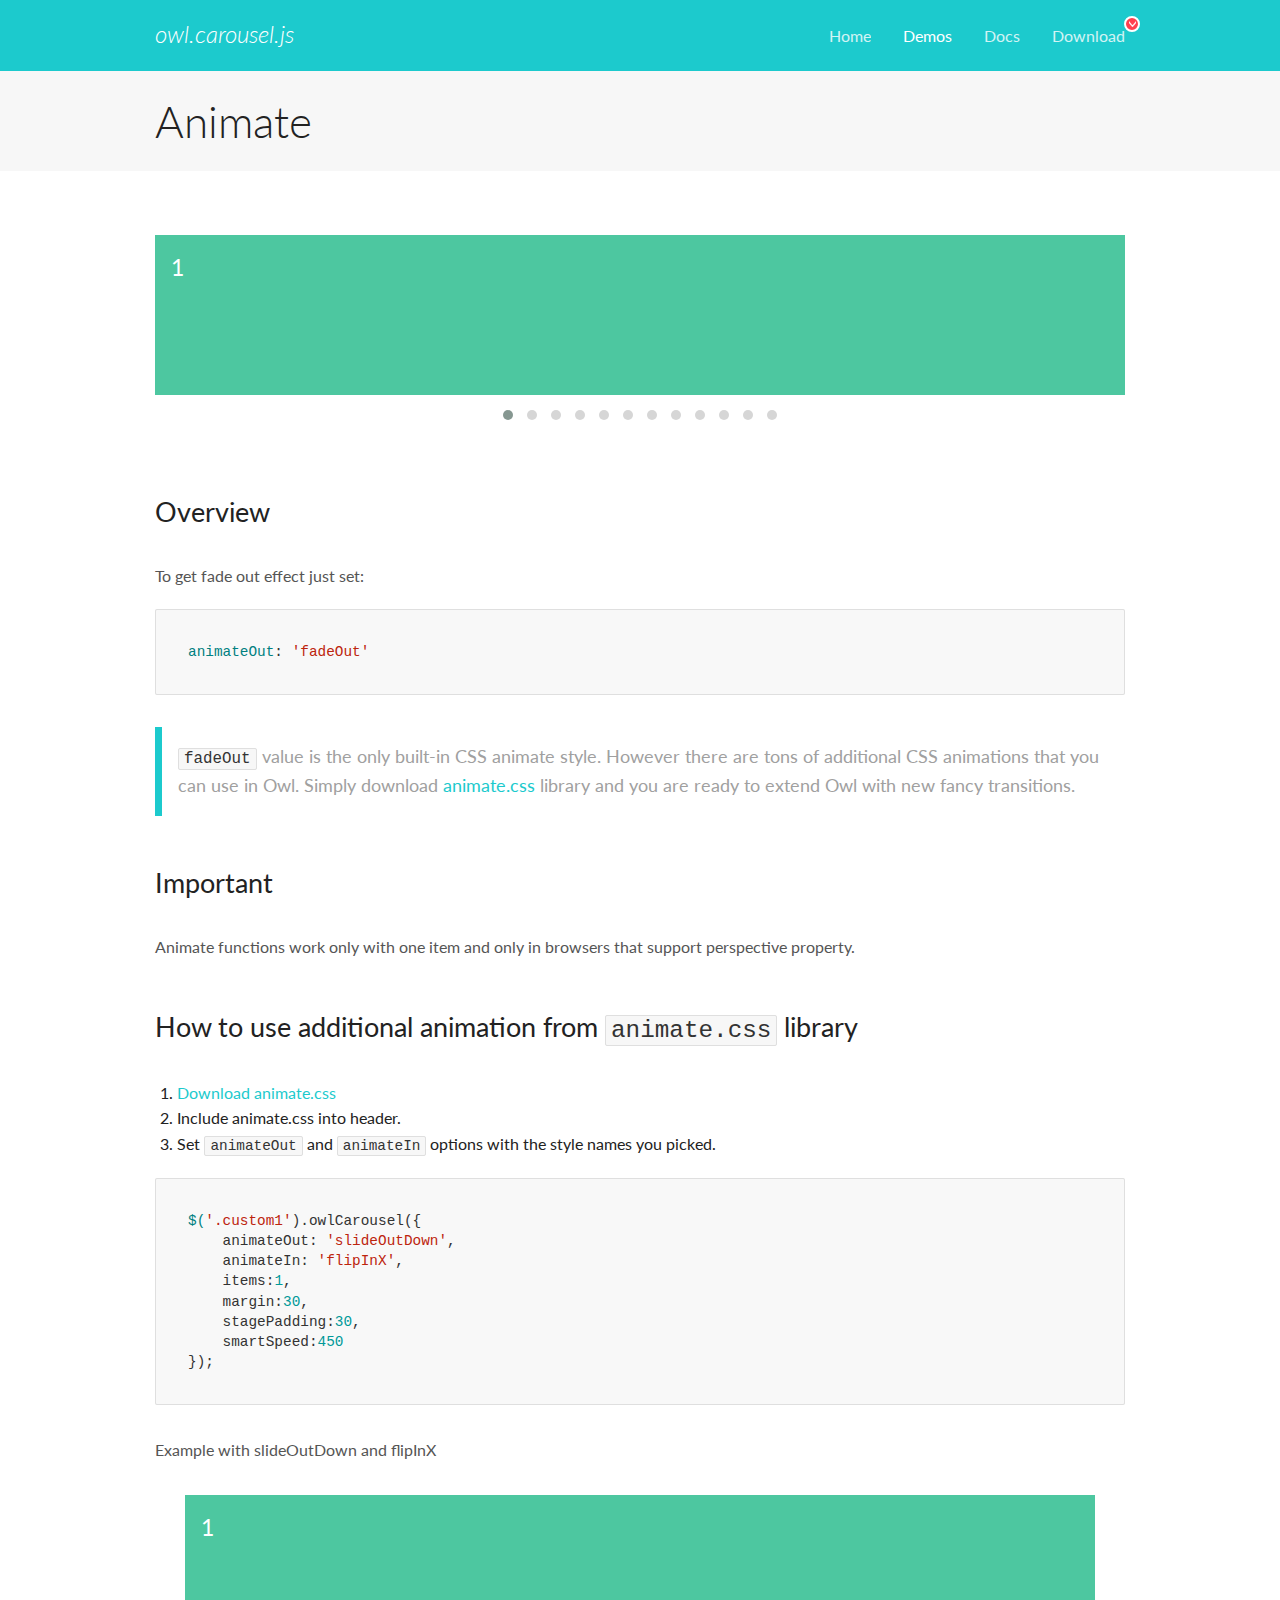
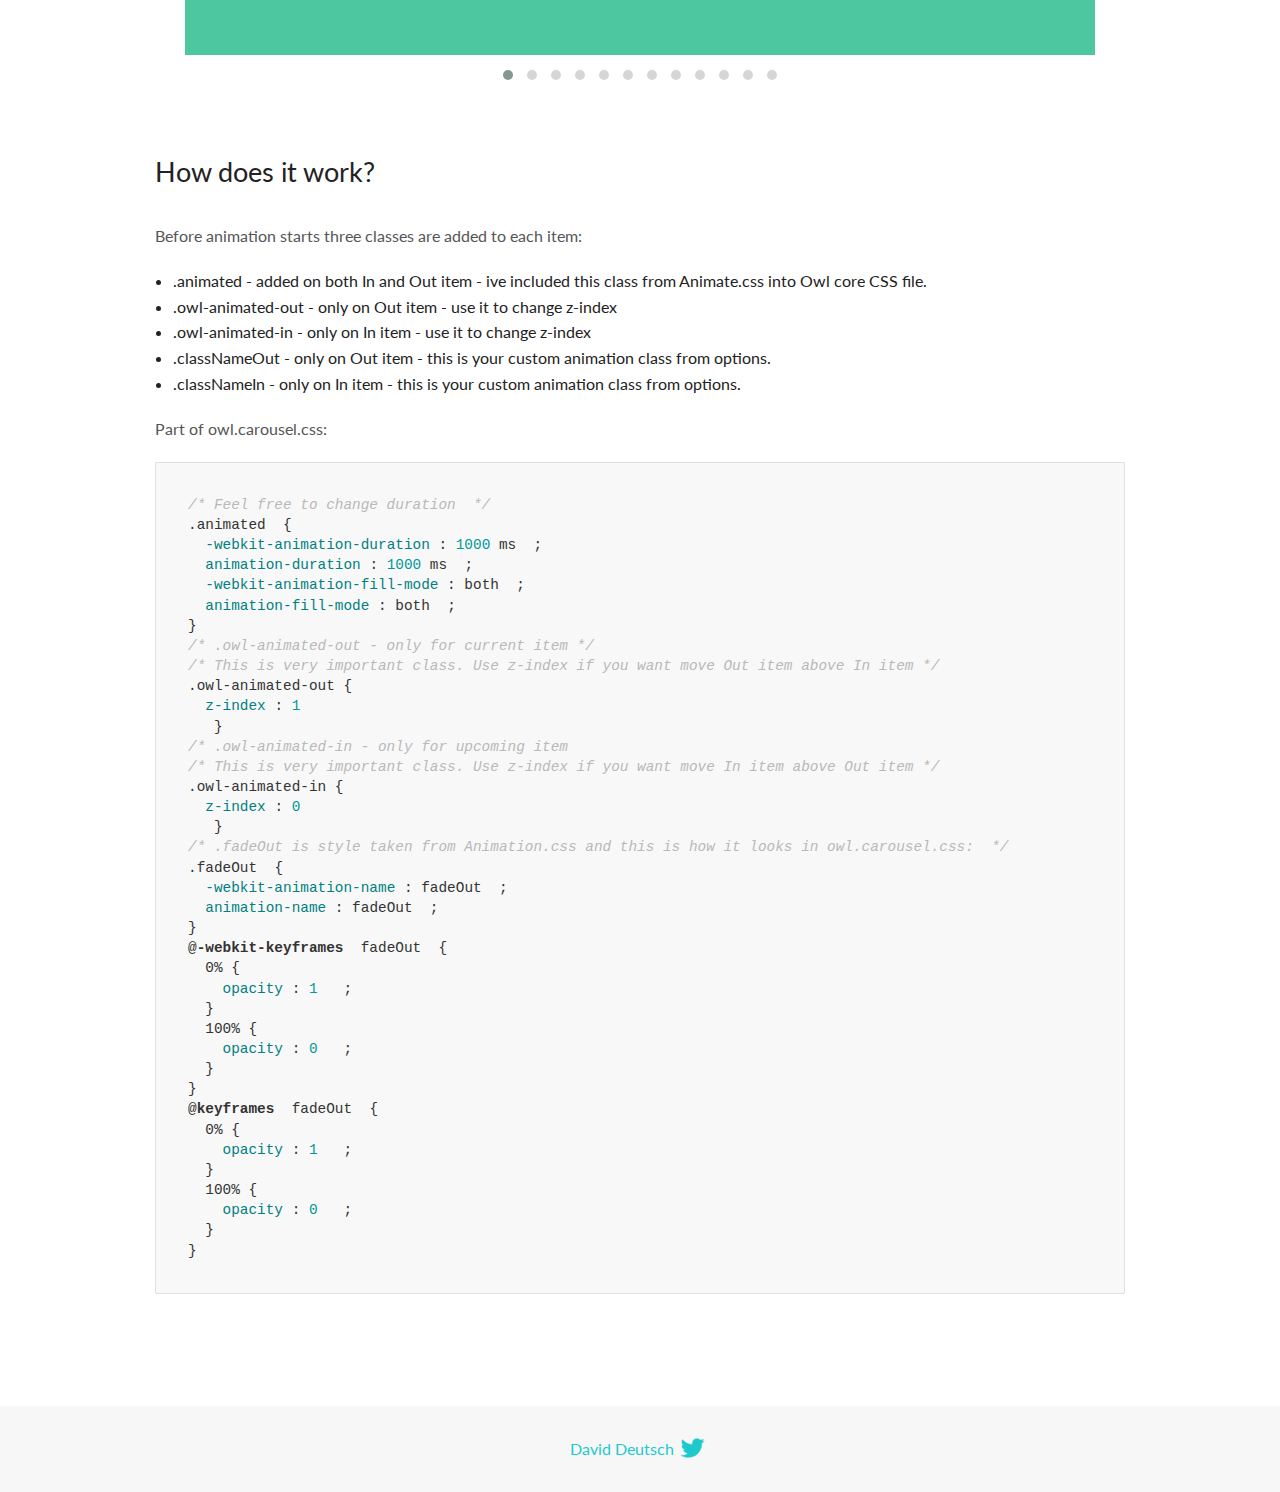
<file: assets/plugins/OwlCarousel/docs/demos/animate.html>
<!DOCTYPE html>
<html lang="en">
  <head>

    <!-- head -->
    <meta charset="utf-8">
    <meta name="msapplication-tap-highlight" content="no" />
    <meta name="viewport" content="width=device-width, initial-scale=1.0" />
    <meta name="description" content="Animate carousel">
    <meta name="author" content="David Deutsch">
    <title>
      Animate Demo | Owl Carousel | 2.3.4
    </title>

    <!-- Stylesheets -->
    <link href='https://fonts.googleapis.com/css?family=Lato:300,400,700,400italic,300italic' rel='stylesheet' type='text/css'>
    <link rel="stylesheet" href="../assets/css/docs.theme.min.css">

    <!-- Owl Stylesheets -->
    <link rel="stylesheet" href="../assets/owlcarousel/assets/owl.carousel.min.css">
    <link rel="stylesheet" href="../assets/owlcarousel/assets/owl.theme.default.min.css">

    <!-- HTML5 shim and Respond.js IE8 support of HTML5 elements and media queries -->

    <!--[if lt IE 9]>
      <script src="https://oss.maxcdn.com/libs/html5shiv/3.7.0/html5shiv.js"></script>
      <script src="https://oss.maxcdn.com/libs/respond.js/1.3.0/respond.min.js"></script>
    <![endif]-->

    <!-- Favicons -->
    <link rel="apple-touch-icon-precomposed" sizes="144x144" href="../assets/ico/apple-touch-icon-144-precomposed.png">
    <link rel="shortcut icon" href="../assets/ico/favicon.png">
    <link rel="shortcut icon" href="favicon.ico">

    <!-- Yeah i know js should not be in header. Its required for demos.-->

    <!-- javascript -->
    <script src="../assets/vendors/jquery.min.js"></script>
    <script src="../assets/owlcarousel/owl.carousel.js"></script>
  </head>
  <body>

    <!-- header -->
    <header class="header">
      <div class="row">
        <div class="large-12 columns">
          <div class="brand left">
            <h3>
              <a href="/OwlCarousel2/">owl.carousel.js</a> 
            </h3>
          </div>
          <a id="toggle-nav" class="right">
            <span></span> <span></span> <span></span> 
          </a> 
          <div class="nav-bar">
            <ul class="clearfix">
              <li> <a href="/OwlCarousel2/index.html">Home</a>  </li>
              <li class="active">
                <a href="/OwlCarousel2/demos/demos.html">Demos</a> 
              </li>
              <li> <a href="/OwlCarousel2/docs/started-welcome.html">Docs</a>  </li>
              <li>
                <a href="https://github.com/OwlCarousel2/OwlCarousel2/archive/2.3.4.zip">Download</a> 
                <span class="download"></span> 
              </li>
            </ul>
          </div>
        </div>
      </div>
    </header>

    <!-- title -->
    <section class="title">
      <div class="row">
        <div class="large-12 columns">
          <h1>Animate</h1>
        </div>
      </div>
    </section>

    <!--  Demos -->
    <section id="demos">
      <div class="row">
        <div class="large-12 columns">
          <div class="fadeOut owl-carousel owl-theme">
            <div class="item">
              <h4>1</h4>
            </div>
            <div class="item">
              <h4>2</h4>
            </div>
            <div class="item">
              <h4>3</h4>
            </div>
            <div class="item">
              <h4>4</h4>
            </div>
            <div class="item">
              <h4>5</h4>
            </div>
            <div class="item">
              <h4>6</h4>
            </div>
            <div class="item">
              <h4>7</h4>
            </div>
            <div class="item">
              <h4>8</h4>
            </div>
            <div class="item">
              <h4>9</h4>
            </div>
            <div class="item">
              <h4>10</h4>
            </div>
            <div class="item">
              <h4>11</h4>
            </div>
            <div class="item">
              <h4>12</h4>
            </div>
          </div>
          <h3 id="overview">Overview</h3>
          <p>To get fade out effect just set:</p>
          <pre><code>animateOut: &#39;fadeOut&#39;</code></pre>
          <blockquote>
            <p><code>fadeOut</code> value is the only built-in CSS animate style. However there are tons of additional CSS animations that you can use in Owl. Simply download
              <a href="https://daneden.github.io/animate.css/">animate.css</a>  library and you are ready to extend Owl with new fancy transitions.</p>
          </blockquote>
          <h3 id="important">Important</h3>
          <p>Animate functions work only with one item and only in browsers that support perspective property.</p>
          <h3 id="how-to-use-additional-animation-from-animate-css-library">How to use additional animation from <code>animate.css</code> library</h3>
          <ol>
            <li> <a href="https://daneden.github.io/animate.css/">Download animate.css</a>  </li>
            <li>Include animate.css into header.</li>
            <li>Set <code>animateOut</code> and <code>animateIn</code> options with the style names you picked.</li>
          </ol>
          <pre><code>$(&#39;.custom1&#39;).owlCarousel({
    animateOut: &#39;slideOutDown&#39;,
    animateIn: &#39;flipInX&#39;,
    items:1,
    margin:30,
    stagePadding:30,
    smartSpeed:450
});</code></pre>
          <p>Example with slideOutDown and flipInX</p>
          <div class="custom1 owl-carousel owl-theme">
            <div class="item">
              <h4>1</h4>
            </div>
            <div class="item">
              <h4>2</h4>
            </div>
            <div class="item">
              <h4>3</h4>
            </div>
            <div class="item">
              <h4>4</h4>
            </div>
            <div class="item">
              <h4>5</h4>
            </div>
            <div class="item">
              <h4>6</h4>
            </div>
            <div class="item">
              <h4>7</h4>
            </div>
            <div class="item">
              <h4>8</h4>
            </div>
            <div class="item">
              <h4>9</h4>
            </div>
            <div class="item">
              <h4>10</h4>
            </div>
            <div class="item">
              <h4>11</h4>
            </div>
            <div class="item">
              <h4>12</h4>
            </div>
          </div>
          <h3 id="how-does-it-work-">How does it work?</h3>
          <p>Before animation starts three classes are added to each item:</p>
          <ul>
            <li>.animated - added on both In and Out item - ive included this class from Animate.css into Owl core CSS file.</li>
            <li>.owl-animated-out - only on Out item - use it to change z-index</li>
            <li>.owl-animated-in - only on In item - use it to change z-index</li>
            <li>.classNameOut - only on Out item - this is your custom animation class from options.</li>
            <li>.classNameIn - only on In item - this is your custom animation class from options.</li>
          </ul>
          <p>Part of owl.carousel.css:</p>
          <pre><code class="language-css"><span class="comment">/* Feel free to change duration  */</span> 
<span class="class">.animated</span>  <span class="rules">{
  <span class="rule"><span class="attribute">-webkit-animation-duration</span> :<span class="value"> <span class="number">1000</span> ms</span> </span> ;
  <span class="rule"><span class="attribute">animation-duration</span> :<span class="value"> <span class="number">1000</span> ms</span> </span> ;
  <span class="rule"><span class="attribute">-webkit-animation-fill-mode</span> :<span class="value"> both</span> </span> ;
  <span class="rule"><span class="attribute">animation-fill-mode</span> :<span class="value"> both</span> </span> ;
<span class="rule">}</span> </span> 
<span class="comment">/* .owl-animated-out - only for current item */</span> 
<span class="comment">/* This is very important class. Use z-index if you want move Out item above In item */</span> 
<span class="class">.owl-animated-out</span> <span class="rules">{
  <span class="rule"><span class="attribute">z-index</span> :<span class="value"> <span class="number">1</span> 
</span> </span> </span> }
<span class="comment">/* .owl-animated-in - only for upcoming item
/* This is very important class. Use z-index if you want move In item above Out item */</span> 
<span class="class">.owl-animated-in</span> <span class="rules">{
  <span class="rule"><span class="attribute">z-index</span> :<span class="value"> <span class="number">0</span> 
</span> </span> </span> }
<span class="comment">/* .fadeOut is style taken from Animation.css and this is how it looks in owl.carousel.css:  */</span> 
<span class="class">.fadeOut</span>  <span class="rules">{
  <span class="rule"><span class="attribute">-webkit-animation-name</span> :<span class="value"> fadeOut</span> </span> ;
  <span class="rule"><span class="attribute">animation-name</span> :<span class="value"> fadeOut</span> </span> ;
<span class="rule">}</span> </span> 
<span class="at_rule">@<span class="keyword">-webkit-keyframes</span>  fadeOut </span> {
  0% <span class="rules">{
    <span class="rule"><span class="attribute">opacity</span> :<span class="value"> <span class="number">1</span> </span> </span> ;
  <span class="rule">}</span> </span> 
  100% <span class="rules">{
    <span class="rule"><span class="attribute">opacity</span> :<span class="value"> <span class="number">0</span> </span> </span> ;
  <span class="rule">}</span> </span> 
}
<span class="at_rule">@<span class="keyword">keyframes</span>  fadeOut </span> {
  0% <span class="rules">{
    <span class="rule"><span class="attribute">opacity</span> :<span class="value"> <span class="number">1</span> </span> </span> ;
  <span class="rule">}</span> </span> 
  100% <span class="rules">{
    <span class="rule"><span class="attribute">opacity</span> :<span class="value"> <span class="number">0</span> </span> </span> ;
  <span class="rule">}</span> </span> 
}</code></pre>
          <link rel="stylesheet" href="../assets/css/animate.css">
          <script>
            jQuery(document).ready(function($) {
              $('.fadeOut').owlCarousel({
                items: 1,
                animateOut: 'fadeOut',
                loop: true,
                margin: 10,
              });
              $('.custom1').owlCarousel({
                animateOut: 'slideOutDown',
                animateIn: 'flipInX',
                items: 1,
                margin: 30,
                stagePadding: 30,
                smartSpeed: 450
              });
            });
          </script>
        </div>
      </div>
    </section>

    <!-- footer -->
    <footer class="footer">
      <div class="row">
        <div class="large-12 columns">
          <h5>
            <a href="/OwlCarousel2/docs/support-contact.html">David Deutsch</a> 
            <a id="custom-tweet-button" href="https://twitter.com/share?url=https://github.com/OwlCarousel2/OwlCarousel2&text=Owl Carousel - This is so awesome! " target="_blank"></a> 
          </h5>
        </div>
      </div>
    </footer>

    <!-- vendors -->
    <script src="../assets/vendors/highlight.js"></script>
    <script src="../assets/js/app.js"></script>
  </body>
</html>
</file>
<file: assets/css/style.css>
/* Importing Google font - Poppins */
@import url("https://fonts.googleapis.com/css2?family=Poppins:wght@300;400;500;600;700&display=swap");
:root {
  --primary: #c06b3e;
  --secondary: #d8d2c2;
  --danger: crimson;
  --light: #faf7f0;
  --dark: #4a4947;
  --black: #000;
  --white: #fff;
  --mobile-breakpoint: 640px;
  --tablet-breakpoint: 768px;
  --desktop-breakpoint: 1200px;
  --fs-sm: $sm-font-size;
  --fs-base: $base-font-size;
  --fs-md: $md-font-size;
  --fs-lg: $lg-font-size;
}

*,
*::before,
*::after {
  margin: 0;
  padding: 0;
  box-sizing: border-box;
  text-decoration: none;
  list-style: none;
  font-family: "Poppins", sans-serif;
}

body {
  scroll-behavior: smooth;
  overflow-x: hidden;
  position: relative;
  background-color: var(--black);
  color: var(--light);
}
@media (max-width: 420px) {
  body {
    width: 420px;
  }
}

.container {
  max-width: 1200px;
  margin: 0 auto;
  width: 100%;
  padding: 24px 8px;
}
@media (max-width: 420px) {
  .container {
    padding: 4px 8px;
  }
}

.header {
  position: fixed;
  top: 0;
  left: 0;
  width: 100%;
  padding: 20px;
  z-index: 100;
  transition: background-color 0.3s ease;
  background-color: transparent;
}
.header.scrolled {
  background-color: rgba(0, 0, 0, 0.9); /* Background color when scrolled */
  box-shadow: 0 2px 5px rgba(0, 0, 0, 0.2); /* Add a subtle shadow */
}
.header .navbar {
  display: flex;
  align-items: center;
  justify-content: space-between;
  max-width: 1200px;
  margin: 0 auto;
}
.header .navbar .navbar-logo {
  width: 60px;
  height: 60px;
  overflow: hidden;
}
.header .navbar .navbar-logo img {
  width: 100%;
  height: auto;
  object-fit: cover;
}
.header .navbar .navbar-menu {
  display: flex;
  gap: 35px;
}
.header .navbar .navbar-menu a {
  color: var(--white);
  transition: 0.2s ease;
}
.header .navbar .navbar-menu a:hover {
  color: var(--primary);
}
.header .navbar .nav-btns {
  display: flex;
  gap: 10px;
}
.header .navbar .nav-btns .add-to-cart-link {
  background-color: transparent;
  border: none;
  color: var(--light);
  font-size: 30px;
  text-decoration: none;
  cursor: pointer;
}
@media (max-width: 1200px) {
  .header.show-mobile-menu::before {
    content: "";
    position: fixed;
    left: 0;
    top: 0;
    width: 100%;
    height: 100%;
    backdrop-filter: blur(5px);
  }
  .header .navbar .navbar-menu {
    position: fixed;
    top: 0;
    left: -300px;
    width: 300px;
    height: 100vh;
    background: var(--black);
    flex-direction: column;
    padding: 70px 40px 0;
    transition: left 0.2s ease;
  }
  .header a {
    color: var(--black);
  }
  .header.show-mobile-menu .navbar .navbar-menu {
    left: 0;
  }
}

#close-menu-btn {
  position: absolute;
  right: 20px;
  top: 20px;
  cursor: pointer;
  display: none;
}

#hamburger-btn {
  color: var(--white);
  cursor: pointer;
  display: none;
}

@media (max-width: 1200px) {
  #hamburger-btn,
  #close-menu-btn {
    display: block;
  }
}
.modal {
  display: none;
  position: fixed;
  z-index: 10;
  padding-top: 15%;
  left: 0;
  top: 0;
  width: 100%;
  height: 100%;
  background-color: rgba(0, 0, 0, 0.5);
}
.modal .modal-content {
  background-color: var(--primary);
  margin: auto;
  padding: 20px;
  width: 80%;
  max-width: 400px;
  text-align: center;
  border-radius: 6px;
}
.modal #signUpButton {
  background-color: var(--dark);
  padding: 6px 12px;
  color: var(--light);
  border-radius: 3px;
  display: block;
  width: 120px;
  margin: 6px auto 0;
}
.modal .close {
  color: #aaa;
  float: right;
  font-size: 28px;
  font-weight: bold;
  cursor: pointer;
}
.modal .close:hover,
.modal .close:focus {
  color: black;
}

.hero-section {
  background-position: fixed;
  background-size: cover;
  display: flex;
  align-items: center;
}
.hero-section.home {
  height: 100vh;
  background-image: linear-gradient(to bottom, rgba(0, 0, 0, 0.7), rgba(0, 0, 0, 0.7)), url("/assets/img/banner/home-banner.jpg");
}
.hero-section.coffee-selection {
  height: 50vh;
  background-image: linear-gradient(to bottom, rgba(0, 0, 0, 0.7), rgba(0, 0, 0, 0.7)), url("/assets/img/banner/coffee-collection-banner.jpg");
}
.hero-section.coffee-detail {
  height: 90vh;
  background-image: linear-gradient(to bottom, rgba(0, 0, 0, 0.7), rgba(0, 0, 0, 0.7)), url("/assets/img/banner/coffee-collection-banner.jpg");
}
.hero-section.brewing-equipment {
  height: 90vh;
  background-image: linear-gradient(to bottom, rgba(0, 0, 0, 0.7), rgba(0, 0, 0, 0.7)), url("/assets/img/banner/coffee-machine.jpg");
}
.hero-section.events {
  height: 50vh;
  background-image: linear-gradient(to bottom, rgba(0, 0, 0, 0.7), rgba(0, 0, 0, 0.7)), url("/assets/img/banner/coffee-events.jpg");
}
.hero-section.special-offers {
  height: 70vh;
  background-image: linear-gradient(to bottom, rgba(0, 0, 0, 0.7), rgba(0, 0, 0, 0.7)), url("/assets/img/coffee-seed-2.jpg");
}
.hero-section.shopping-carts {
  height: 40vh;
  background-image: linear-gradient(to bottom, rgba(0, 0, 0, 0.7), rgba(0, 0, 0, 0.7)), url("/assets/img/banner/home-banner.jpg");
}
.hero-section.signup {
  height: 40vh;
  background-image: linear-gradient(to bottom, rgba(0, 0, 0, 0.7), rgba(0, 0, 0, 0.7)), url("/assets/img/banner/home-banner.jpg");
}
.hero-section .content {
  color: var(--white);
}
.hero-section .content h2 {
  font-size: 3rem;
  max-width: 600px;
  line-height: 70px;
}
.hero-section .content h3 {
  font-size: 2rem;
  max-width: 600px;
  line-height: 40px;
  color: var(--primary);
}
.hero-section .content p {
  font-weight: 300;
  max-width: 600px;
  margin-top: 15px;
}
.hero-section .content a {
  display: block;
  width: 120px;
  background: var(--white);
  padding: 12px 30px;
  border: none;
  font-size: 1rem;
  border-radius: 6px;
  margin-top: 38px;
  cursor: pointer;
  font-weight: 500;
  transition: 0.2s ease;
}
.hero-section .content a:hover {
  color: var(--white);
  background: var(--primary);
}
@media (max-width: 1200px) {
  .hero-section .content {
    text-align: center;
  }
  .hero-section .content :is(h2, p) {
    max-width: 100%;
  }
  .hero-section .content h2 {
    font-size: 2.3rem;
    line-height: 60px;
  }
  .hero-section .content a {
    padding: 9px 18px;
    margin: 12px auto;
  }
}

.title {
  font-size: 24px;
  color: var(--primary);
  text-align: center;
  padding: 12px 0;
}

.add-to-cart-btn {
  display: block;
  padding: 6px 8px;
  outline: none;
  border: 1px solid var(--primary);
  border-radius: 5px;
  background-color: transparent;
  color: white;
  cursor: pointer;
}
.add-to-cart-btn:hover {
  background-color: var(--primary);
}

.coffee-menu-section {
  width: 100%;
  background-position: center;
  background-attachment: fixed;
  background-size: cover;
  padding: 50px 20px;
}
.coffee-menu-section.home {
  background-image: linear-gradient(to bottom, rgba(0, 0, 0, 0.9), rgba(0, 0, 0, 0.9)), url("/assets/img/coffee-seed-2.jpg");
}
.coffee-menu-section .coffee-items-wrapper {
  margin-bottom: 16px;
}
.coffee-menu-section .coffee-items-wrapper .coffee-item {
  width: 100%;
  overflow-x: hidden;
  display: flex;
  flex-direction: column;
  border: 1px solid var(--dark);
  border-radius: 5px;
  padding: 12px;
  cursor: pointer;
}
.coffee-menu-section .coffee-items-wrapper .coffee-item:hover {
  border-color: var(--primary);
}
.coffee-menu-section .coffee-items-wrapper .coffee-item .coffee-image {
  scale: 0.9;
  aspect-ratio: 1;
  object-fit: cover;
  margin: 0 auto;
  padding: 12px 0;
  transition: all 0.3s ease;
  -webkit-transition: all 0.3s ease;
  -moz-transition: all 0.3s ease;
  -ms-transition: all 0.3s ease;
  -o-transition: all 0.3s ease;
}
.coffee-menu-section .coffee-items-wrapper .coffee-item .coffee-image:hover {
  scale: 1;
}
.coffee-menu-section .coffee-items-wrapper .coffee-item .coffee-name {
  font-size: medium;
  color: var(--primary);
}
.coffee-menu-section .coffee-items-wrapper .coffee-item .coffee-price-order-wrapper {
  display: flex;
  justify-content: space-between;
  align-items: center;
}
.coffee-menu-section .coffee-items-wrapper .coffee-item .coffee-price-order-wrapper .coffee-price {
  color: var(--white);
  font-weight: 500;
}
.coffee-menu-section .coffee-items-wrapper .coffee-item .coffee-price-order-wrapper .coffee-price .normal-price {
  text-decoration: line-through;
}
.coffee-menu-section .coffee-items-wrapper .coffee-item .coffee-price-order-wrapper .coffee-price .discount-price {
  color: var(--primary);
}

.feature {
  padding: 24px 12px;
}
.feature .feature-wrapper {
  width: 100%;
}
.feature .feature-wrapper .feature-image-wrapper {
  max-width: 400px;
  height: auto;
  overflow: hidden;
}
.feature .feature-wrapper .feature-image-wrapper .feature-image {
  width: 100%;
  height: auto;
  object-fit: cover;
}
.feature .feature-wrapper .feature-description {
  width: 100%;
  display: flex;
  flex-direction: column;
  justify-content: space-between;
}
.feature .feature-wrapper .feature-description h5 {
  font-weight: 500;
  text-transform: uppercase;
  color: var(--primary);
  font-size: 18px;
}
.feature .feature-wrapper .feature-description h2 {
  font-weight: 600;
  font-size: 32px;
  margin-bottom: 12px;
}
.feature .feature-wrapper .feature-description p {
  font-size: 14px;
  color: var(--light);
}
.feature .feature-wrapper .feature-description .coffee-feature-icon-wrapper {
  margin: 18px 0 0;
}
.feature .feature-wrapper .feature-description .coffee-feature-icon-wrapper .coffee-feature-icon {
  display: flex;
  margin-bottom: 12px;
}
.feature .feature-wrapper .feature-description .coffee-feature-icon-wrapper .coffee-feature-icon .coffee-feature-icon-description {
  margin-left: 20px;
}
.feature .feature-wrapper .feature-description .explore-btn {
  padding: 10px 14px;
  font-size: 16px;
  background-color: var(--primary);
  outline: none;
  border: 1px solid var(--primary);
  border-radius: 3px;
  color: var(--white);
  font-weight: 600;
  cursor: pointer;
  transition-duration: 400ms;
}
.feature .feature-wrapper .feature-description .explore-btn:hover {
  background-color: transparent;
}
@media (min-width: 768px) {
  .feature .feature-wrapper {
    display: flex;
    justify-content: space-between;
    gap: 30px;
  }
}

.location-section .location-wrapper {
  display: flex;
  justify-content: space-between;
  width: 100%;
}
.location-section .location-wrapper .map {
  width: 100%;
}
.location-section .location-wrapper .map .google-map {
  width: 95%;
  height: 400px;
}
.location-section .location-wrapper .location-info {
  width: 100%;
}
.location-section .location-wrapper .location-info .location-info-wrapper {
  display: flex;
  justify-content: space-between;
  margin-top: 12px;
}
.location-section .location-wrapper .location-info .location-info-wrapper .address p {
  color: var(--light);
}
.location-section .location-wrapper .location-info .location-info-wrapper .time {
  display: flex;
  flex-direction: column;
  gap: 12px;
}
.location-section .location-wrapper .location-info .location-info-wrapper .time .day {
  color: var(--primary);
}
.location-section .location-wrapper .location-info .location-info-wrapper .time .hour {
  font-weight: bold;
}
@media (max-width: 420px) {
  .location-section .location-wrapper .location-info .location-info-wrapper {
    display: block;
  }
  .location-section .location-wrapper .location-info .location-info-wrapper .address {
    margin-bottom: 24px;
  }
}
@media (max-width: 768px) {
  .location-section .location-wrapper {
    display: block;
  }
}

.footer {
  background: #000;
  padding: 30px 0px;
  font-family: "Play", sans-serif;
  text-align: center;
  border-top: 1px solid var(--dark);
}
.footer .row {
  width: 100%;
  margin: 1% 0%;
  padding: 0.6% 0%;
  color: gray;
  font-size: 0.8em;
}
.footer .row a {
  text-decoration: none;
  color: gray;
  transition: 0.5s;
}
.footer .row a:hover {
  color: #fff;
}
.footer .row a i {
  font-size: 2em;
  margin: 0% 1%;
}
.footer .row ul {
  width: 100%;
}
.footer .row ul li {
  display: inline-block;
  margin: 0px 30px;
}
@media (max-width: 720px) {
  .footer {
    text-align: left;
    padding: 5%;
  }
  .footer .row ul li {
    display: block;
    margin: 10px 0px;
    text-align: left;
  }
  .footer .row a i {
    margin: 0% 3%;
  }
}

.icon {
  font-size: 30px;
}

#coffee-selection {
  background-image: linear-gradient(to bottom, rgba(0, 0, 0, 0.7), rgba(0, 0, 0, 0.7)), url("/assets/img/banner/primary-bg.jpg");
  background-position: fixed;
  background-size: cover;
  display: flex;
  align-items: center;
  padding: 0 20px;
}

.brewing-equipment-section .brewing-equipment-item {
  padding: 24px 12px;
}
.brewing-equipment-section .brewing-equipment-item h2,
.brewing-equipment-section .brewing-equipment-item .be-title {
  font-weight: 600;
  font-size: 32px;
  margin-bottom: 4px;
  color: var(--secondary);
}
.brewing-equipment-section .brewing-equipment-item .be-wrapper {
  width: 100%;
}
.brewing-equipment-section .brewing-equipment-item .be-wrapper .be-image-wrapper {
  width: 80%;
  height: auto;
  overflow: hidden;
}
.brewing-equipment-section .brewing-equipment-item .be-wrapper .be-image-wrapper .be-image {
  width: 100%;
  height: auto;
  object-fit: cover;
}
.brewing-equipment-section .brewing-equipment-item .be-wrapper .be-description {
  width: 100%;
  display: flex;
  flex-direction: column;
  justify-content: space-between;
}
.brewing-equipment-section .brewing-equipment-item .be-wrapper .be-description h4 {
  font-weight: 500;
  text-transform: uppercase;
  color: var(--primary);
  font-size: 18px;
}
.brewing-equipment-section .brewing-equipment-item .be-wrapper .be-description p {
  font-size: 14px;
  color: var(--light);
}
.brewing-equipment-section .brewing-equipment-item .be-wrapper .be-description .be-icon-wrapper {
  margin: 18px 0 0;
}
.brewing-equipment-section .brewing-equipment-item .be-wrapper .be-description .be-icon-wrapper .be-icon {
  display: flex;
  margin-bottom: 12px;
}
.brewing-equipment-section .brewing-equipment-item .be-wrapper .be-description .be-icon-wrapper .be-icon .be-icon-btn {
  background-color: transparent;
  border: none;
  color: var(--light);
  font-size: 40px;
}
.brewing-equipment-section .brewing-equipment-item .be-wrapper .be-description .be-icon-wrapper .be-icon .be-icon-description {
  margin-left: 20px;
}
@media (min-width: 768px) {
  .brewing-equipment-section .brewing-equipment-item .be-wrapper {
    display: flex;
    justify-content: space-between;
    gap: 30px;
  }
  .brewing-equipment-section .brewing-equipment-item .be-wrapper .be-image-wrapper {
    width: 75%;
  }
}
@media (min-width: 820px) {
  .brewing-equipment-section .brewing-equipment-item .be-wrapper .be-image-wrapper {
    width: 50%;
  }
}

#special-offers {
  background-image: linear-gradient(to bottom, rgba(0, 0, 0, 0.7), rgba(0, 0, 0, 0.7)), url("/assets/img/banner/primary-bg.jpg");
  background-position: fixed;
  background-size: cover;
}
#special-offers .special-offers-wrapper {
  max-width: 1200px;
  margin: 0 auto;
  padding: 12px 24px;
  display: grid;
  grid-template-columns: repeat(2, 1fr);
}
#special-offers .special-offers-wrapper .product {
  display: flex;
  gap: 12px;
}
#special-offers .special-offers-wrapper .product .coffee-img {
  width: 200px;
  height: 200px;
  overflow: hidden;
}
#special-offers .special-offers-wrapper .product .coffee-img img {
  width: 100%;
  height: 100%;
  object-fit: cover;
}
#special-offers .special-offers-wrapper .product .coffee-description {
  flex: 1;
}
#special-offers .special-offers-wrapper .product .coffee-description h2 {
  color: var(--primary);
}
#special-offers .special-offers-wrapper .product .coffee-description .coffee-price {
  font-weight: normal;
}
#special-offers .special-offers-wrapper .product .coffee-description .coffee-price .normal-price {
  text-decoration: line-through;
}
#special-offers .special-offers-wrapper .product .coffee-description .coffee-price .discount-price {
  color: var(--primary);
  font-weight: 700;
}
#special-offers .special-offers-wrapper .product .coffee-description .description {
  color: var(--light);
  font-size: 14px;
}
#special-offers .special-offers-wrapper .product .coffee-description button {
  background-color: transparent;
  border: 1px solid var(--primary);
  border-radius: 6px;
  color: var(--light);
  font-size: 14px;
  text-decoration: none;
  padding: 6px 12px;
  cursor: pointer;
}
#special-offers .special-offers-wrapper .product .coffee-description button:hover {
  background-color: var(--primary);
}
@media (max-width: 1200px) {
  #special-offers .special-offers-wrapper {
    grid-template-columns: 1fr;
    gap: 24px;
  }
}

#events {
  max-width: 1200px;
  margin: 32px auto;
  padding: 12px 24px;
}
#events .events-section-wrapper {
  width: 100%;
}
#events .events-section-wrapper .event-card {
  display: grid;
  grid-template-columns: repeat(2, 1fr);
  gap: 24px;
}
#events .events-section-wrapper .event-card .event-image {
  width: 100%;
  overflow: hidden;
}
#events .events-section-wrapper .event-card .event-image img {
  width: 100%;
  height: auto;
  object-fit: cover;
}
#events .events-section-wrapper .event-card .event-content {
  text-align: center;
}
#events .events-section-wrapper .event-card .event-content h4 {
  font-size: 24px;
  font-weight: 600;
  color: var(--primary);
}
#events .events-section-wrapper .event-card .event-content p {
  color: var(--dark);
  margin: 12px 0;
}
#events .events-section-wrapper .event-card .event-content button {
  border: 1px solid var(--primary);
  outline: none;
  background-color: transparent;
  color: var(--light);
  font-weight: 600;
  padding: 6px 12px;
  border-radius: 4px;
  cursor: pointer;
}
#events .events-section-wrapper .event-card .event-content button:hover {
  background-color: var(--primary);
}
@media (max-width: 768px) {
  #events .events-section-wrapper .event-card {
    grid-template-columns: 1fr;
    align-items: center;
  }
  #events .events-section-wrapper .event-card .event-image {
    width: 95%;
    margin: 0 auto;
  }
}

#signup-form {
  width: 100%;
  margin: 24px auto;
  display: flex;
  justify-content: center;
}
#signup-form form {
  max-width: 420px;
}
#signup-form form h3 {
  text-align: center;
  margin-bottom: 12px;
}
#signup-form form .form-control {
  width: 380px;
}
#signup-form form .form-control input {
  width: 100%;
  display: block;
  border: 1px solid var(--primary);
  border-radius: 6px;
  background-color: transparent;
  color: var(--light);
  padding: 6px 12px;
  margin-bottom: 16px;
  outline: none;
}
#signup-form form .form-control input:focus {
  border-width: 2px;
}
#signup-form form .signup-btn {
  border: 1px solid var(--primary);
  border-radius: 6px;
  padding: 8px 12px;
  font-size: 18px;
  font-weight: 500;
  color: var(--light);
  background-color: var(--primary);
  display: block;
  width: 380px;
  cursor: pointer;
}

.divider {
  width: 100%;
  height: 1px;
  background-color: var(--dark);
  border-radius: 2px;
  margin: 24px 0;
}

.cta {
  max-width: 1200px;
  margin: 36px auto;
  padding: 12px 24px;
  display: flex;
  justify-content: space-between;
}
.cta h3 {
  font-weight: 800;
}
.cta h4 {
  font-weight: 800;
  color: var(--primary);
}
.cta .signup-btn {
  display: block;
  width: 150px;
  text-align: center;
  background-color: var(--primary);
  color: var(--light);
  font-weight: 600;
  font-size: 16px;
  padding: 6px 12px;
  border-radius: 4px;
}
@media (max-width: 640px) {
  .cta {
    display: block;
  }
  .cta h4 {
    margin-bottom: 16px;
  }
}

/*# sourceMappingURL=style.css.map */
</file>
<file: assets/plugins/aos/demo/css/styles.css>
body {
  font-family: Helvetica,Tahoma;
}

*,
*:before,
*:after {
  box-sizing: border-box;
}

.aos-all {
  width: 1000px;
  max-width: 98%;
  margin: 10vh auto 0 auto;
}

.aos-item {
  display: inline-block;
  float: left;
  width: 33.3333%;
  height: 300px;
  padding: 20px;
}

.aos-item__inner {
  position: relative;
  width: 100%;
  height: 100%;
  float: left;
  background: #1da4e2;
  line-height: 260px;
  text-align: center;
  color: #fff;
}

@media screen and (max-width: 800px) {
  .aos-item {
    width: 50%;
  }
}
</file>
